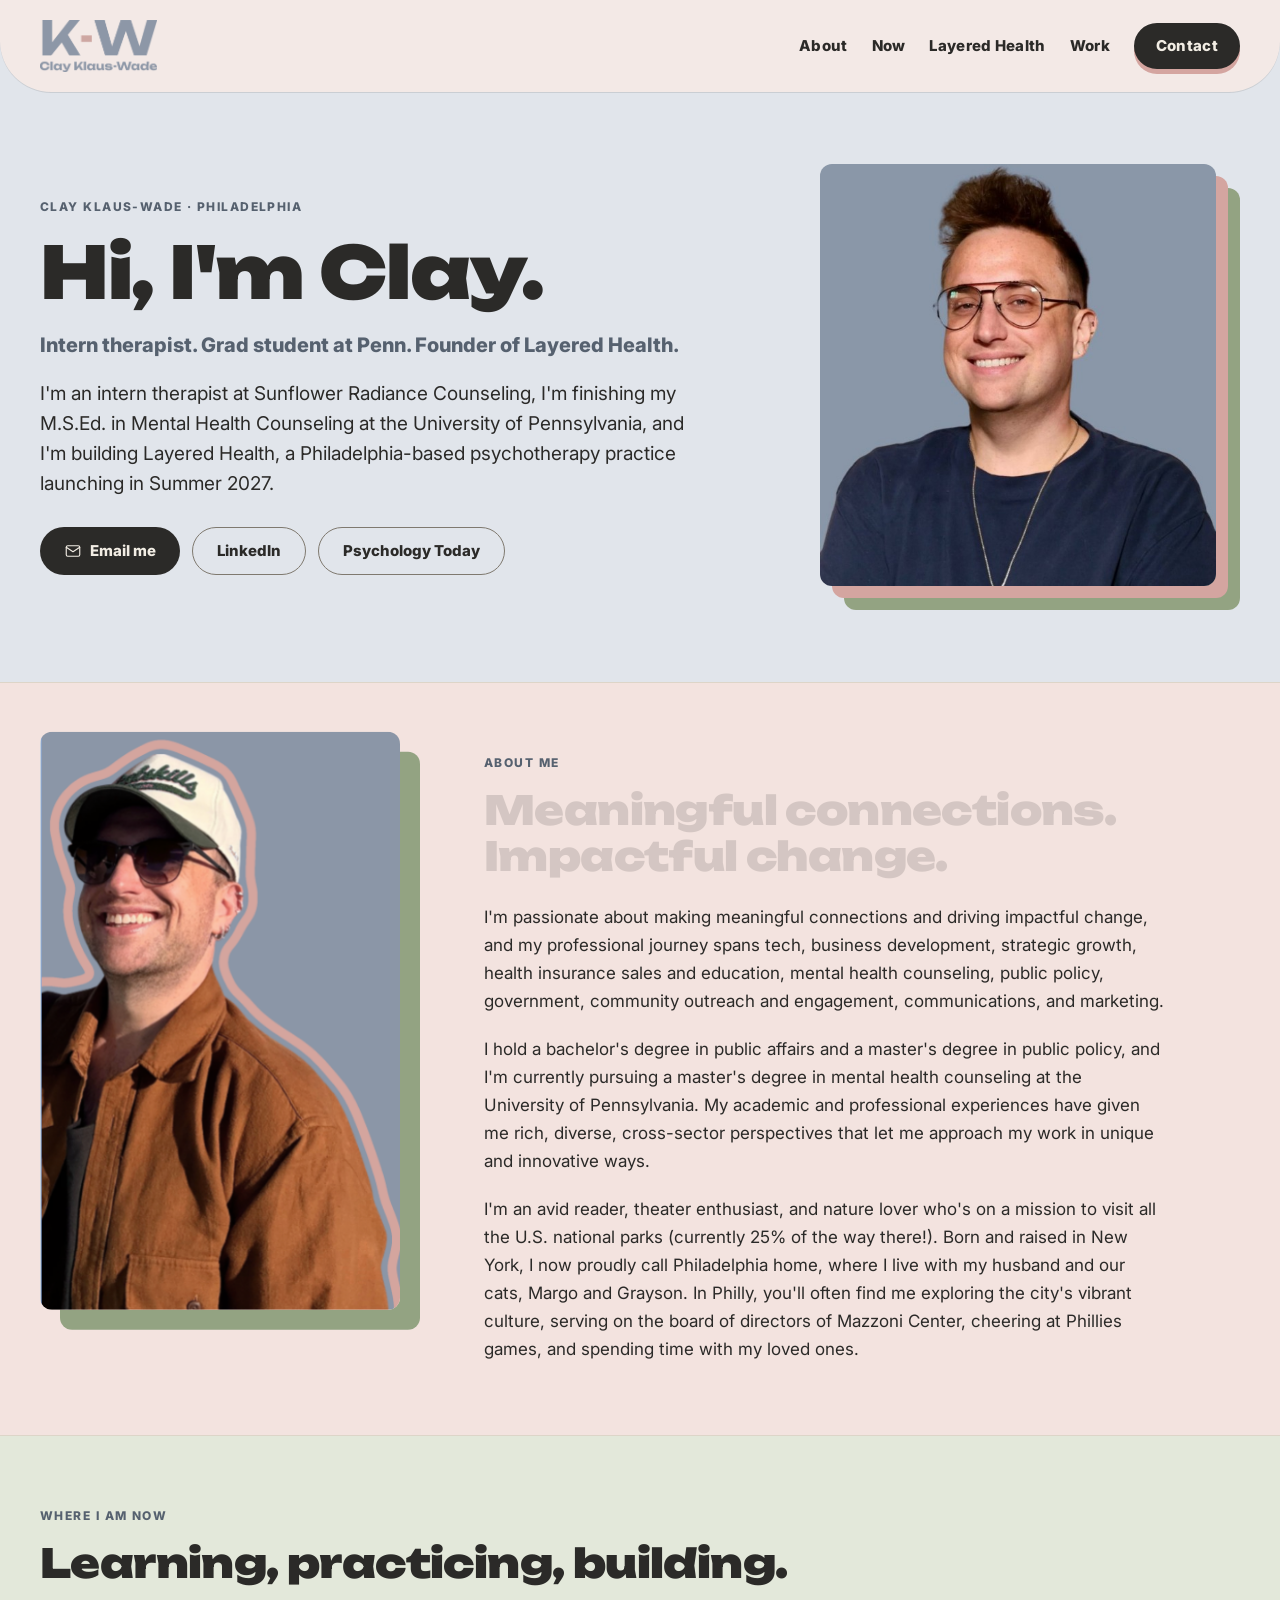
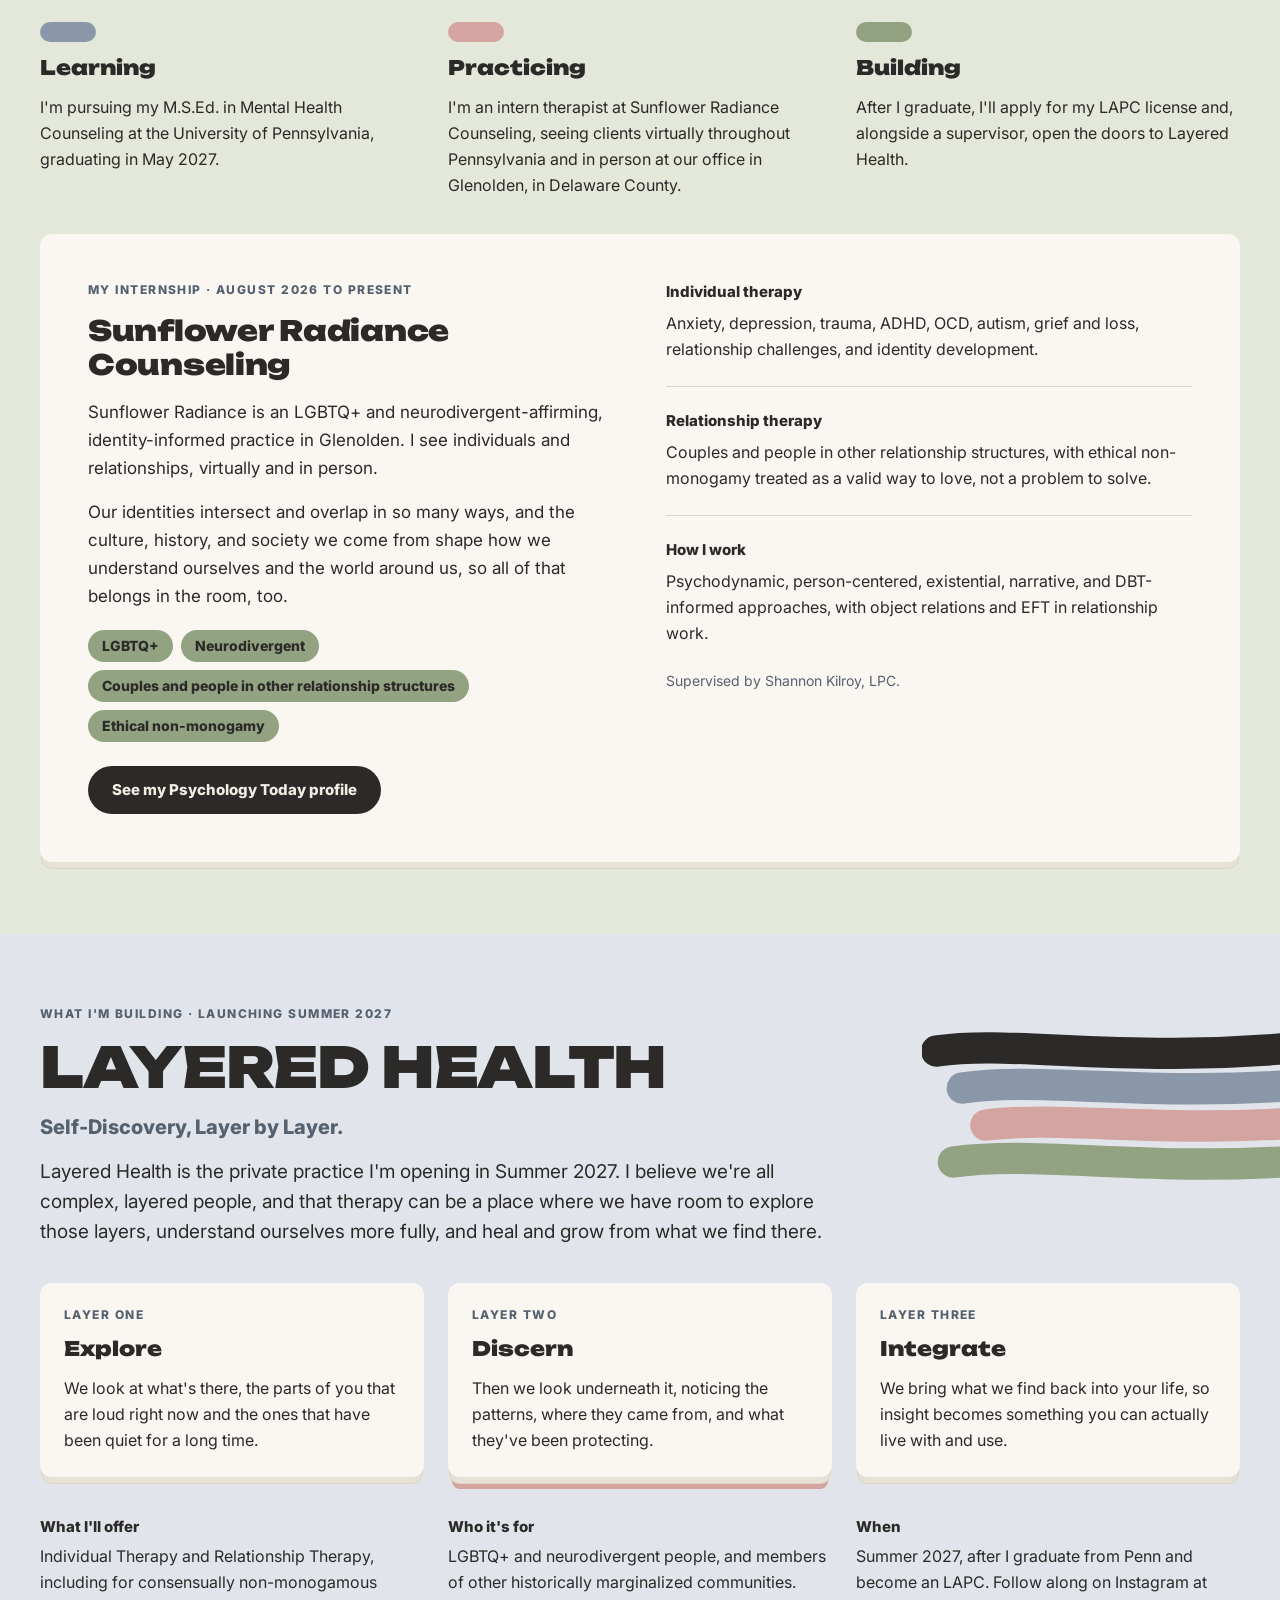
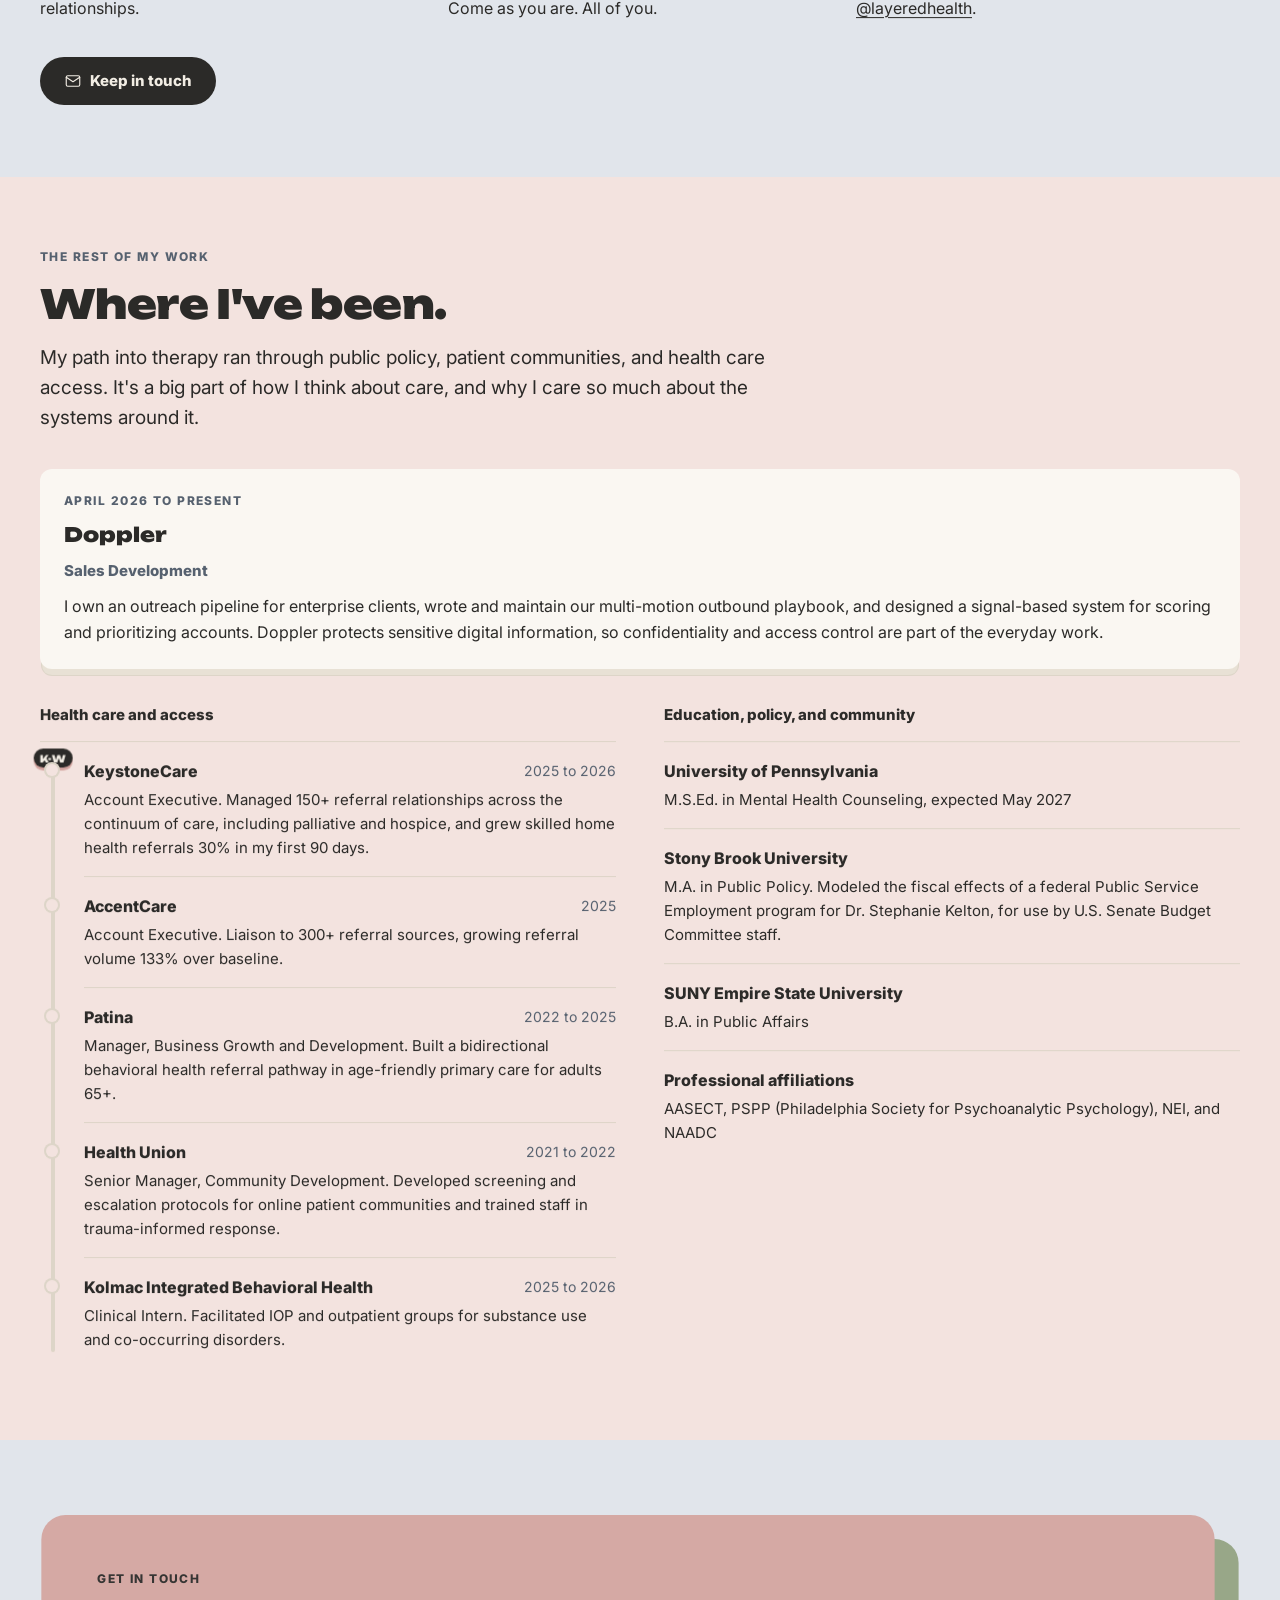
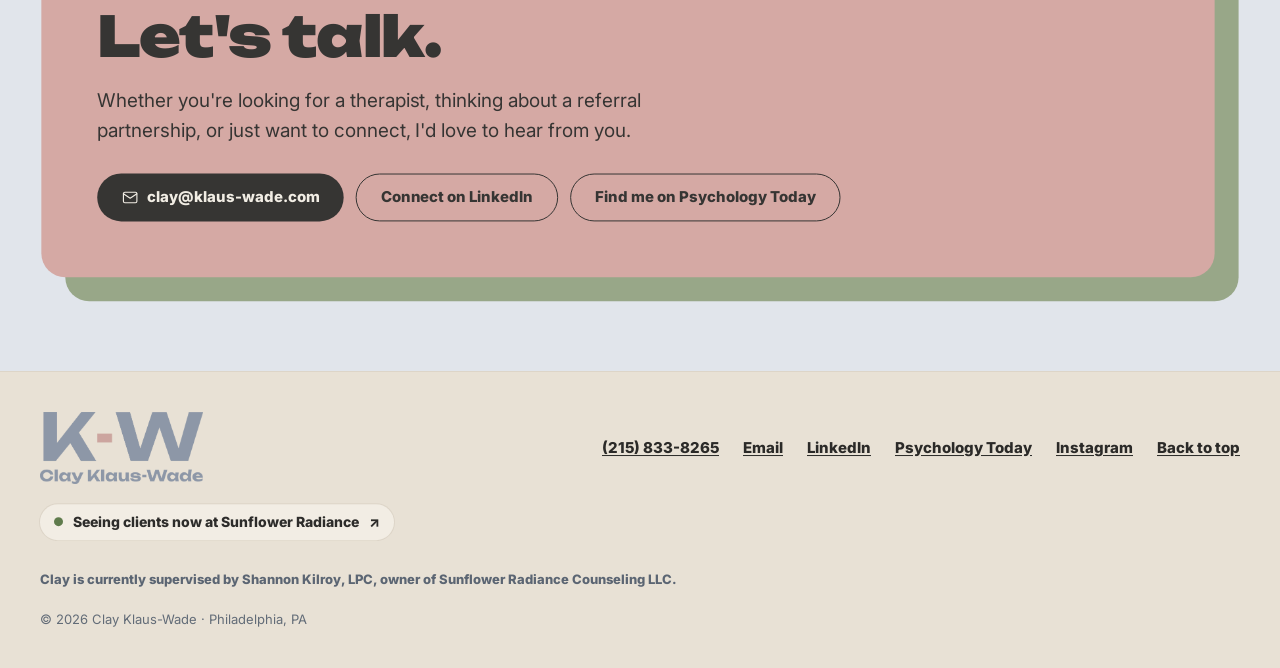
<file: index.html>
<!doctype html>
<html lang="en">
<head>
<meta charset="utf-8">
<meta name="viewport" content="width=device-width, initial-scale=1">
<title>Clay Klaus-Wade</title>
<meta name="description" content="Clay Klaus-Wade is an intern therapist at Sunflower Radiance Counseling, a graduate student at the University of Pennsylvania, and the founder of Layered Health, a Philadelphia-based psychotherapy practice launching in Summer 2027.">
<link rel="icon" href="images/favicon.svg" type="image/svg+xml">
<link rel="preconnect" href="https://fonts.googleapis.com">
<link rel="stylesheet" href="https://fonts.googleapis.com/css2?family=Inter:wght@400;800&amp;family=Unbounded:wght@900&amp;display=swap">
<style>
html{background:#e8e1d5}
body{margin:0;background:#f2ede4}
a{color:#2b2a28}a:hover{color:#56616f}
a:focus-visible{outline:2px solid #2b2a28;outline-offset:2px}
.btn-primary:hover{background:#1c1b1a !important}
.btn-outline:hover{background:#e8e1d5 !important}
.card-lift{transition:box-shadow 150ms ease-out}
.card-lift:hover{box-shadow:0 8px 0 -2px #e8e1d5, 0 8px 0 -1px #ddd5c8, 0 16px 0 -4px #d4a5a0 !important}
@media (prefers-reduced-motion: reduce){.card-lift{transition:none}}
html{scroll-behavior:smooth}
@media (prefers-reduced-motion: reduce){html{scroll-behavior:auto}}
@media (max-width:520px){.hide-sm{display:none}}
@media (max-width:640px){.logo-footer{height:48px !important}.about-photo{display:none}.hide-mobile{display:none !important}.hero-photo{max-width:340px}
.hero{flex-direction:column;flex-wrap:nowrap !important;align-items:stretch !important;gap:20px !important}
.hero .intro{display:contents !important}
.hero .intro > *:nth-child(1){order:1}
.hero .intro > *:nth-child(2){order:2}
.hero .hero-photo{order:3;flex:none !important;width:100%;align-self:flex-start;margin:8px 0 12px}
.hero .intro > *:nth-child(n+3){order:4}}
.lh-stack{position:absolute;top:clamp(56px,7vw,88px);right:0;width:clamp(300px,28vw,440px);overflow:hidden}
@media (max-width:1180px){.lh-stack{position:relative;top:auto;width:min(440px,78%);margin:clamp(40px,6vw,64px) 0 -24px auto}}
/* Header, borrowed from layered.health: a sticky vanilla sheet with rounded bottom corners, pill buttons that press into a colored edge */
.kw-header{position:sticky;top:0;z-index:20;background:#f3e9e6;border-radius:0 0 clamp(28px,4vw,56px) clamp(28px,4vw,56px);box-shadow:0 1px 0 rgba(43,42,40,.12)}
.kw-header-inner{max-width:1200px;margin:0 auto;padding:20px clamp(16px,4vw,32px);display:flex;align-items:center;justify-content:space-between;gap:24px;transition:padding .25s ease}
.kw-header.is-scrolled .kw-header-inner{padding-top:12px;padding-bottom:12px}
.kw-header{transition:box-shadow .25s ease}
.kw-header.is-scrolled{box-shadow:0 1px 0 rgba(43,42,40,.12),0 10px 24px -8px rgba(43,42,40,.22)}
/* the first section runs up behind the header so its rounded corners show that color, not the page */
.kw-under-header{margin-top:calc(-1 * clamp(28px,4vw,56px));padding-top:clamp(28px,4vw,56px)}
.kw-lockup{display:inline-flex;align-items:center;line-height:0;text-decoration:none;flex-shrink:0}
.kw-lockup img{display:block;height:52px;width:auto}
.kw-nav{display:flex;align-items:center;gap:24px}
.kw-btn{position:relative;white-space:nowrap;display:inline-flex;align-items:center;padding:11px 20px;border:2px solid #2b2a28;border-radius:999px;background:#2b2a28;color:#f2ede4 !important;font-size:15px;line-height:20px;font-weight:800;letter-spacing:.02em;text-decoration:none;box-shadow:0 5px 0 0 #d4a5a0;transition:transform .18s ease,box-shadow .18s ease}
.kw-btn-slate{box-shadow:0 5px 0 0 #8a97a8}
.kw-btn-sage{box-shadow:0 5px 0 0 #93a382}
.kw-btn:hover,.kw-btn:focus-visible{background:#1f1e1c;transform:translateY(5px);box-shadow:0 0 0 0 transparent}
.kw-btn:active{transform:translateY(5px);box-shadow:none}
@media (max-width:720px){.kw-header-inner{padding-top:16px;padding-bottom:16px;column-gap:14px}.kw-lockup{flex:0 0 104px;width:104px}.kw-lockup img{width:100%;height:auto}.kw-nav{gap:8px}.kw-btn{padding:9px 12px;font-size:13px;box-shadow:0 4px 0 0 #d4a5a0}.kw-btn-slate{box-shadow:0 4px 0 0 #8a97a8}.kw-btn-sage{box-shadow:0 4px 0 0 #93a382}}
@media (max-width:420px){.kw-header-inner{column-gap:10px}.kw-lockup{flex-basis:84px;width:84px}.kw-nav{gap:6px}.kw-btn{padding:8px 10px;font-size:12px;letter-spacing:0}}
@media (max-width:350px){.kw-header-inner{column-gap:8px}.kw-lockup{flex-basis:68px;width:68px}.kw-nav{gap:5px}.kw-btn{padding:7px 8px;font-size:11px}}
@media (prefers-reduced-motion: reduce){.kw-header,.kw-header-inner,.kw-btn{transition:none}}
/* Header jump links (plain), Contact stays the one pill button */
.kw-link{font-size:15px;line-height:20px;font-weight:800;letter-spacing:.02em;color:#2b2a28;text-decoration:none;padding:6px 0;background-image:linear-gradient(currentColor,currentColor);background-size:0% 2px;background-repeat:no-repeat;background-position:0 100%;transition:background-size .2s ease}
.kw-link:hover,.kw-link:focus-visible{color:#2b2a28;background-size:100% 2px}
@media (max-width:900px){.kw-link-wide{display:none}}
@media (max-width:720px){.kw-link{display:none}}
@media (prefers-reduced-motion: reduce){.kw-link{transition:none}}
section[id]{scroll-margin-top:60px}
/* Where I've been: career as a track. The rail fills and the K-W marker rides down it as you scroll */
.kw-track{position:relative;padding-left:44px}
.kw-rail{position:absolute;left:11px;top:16px;bottom:16px;width:4px;border-radius:4px;background:#ddd5c8}
.kw-rail-fill{position:absolute;left:0;right:0;top:0;height:0;border-radius:4px;background:linear-gradient(#8a97a8,#d4a5a0 55%,#93a382)}
.kw-rail-mark{position:absolute;left:50%;top:0;transform:translate(-50%,-50%);padding:3px 6px 2px;border-radius:999px;background:#2b2a28;color:#f2ede4;font:900 10px/14px Unbounded,Inter,system-ui,sans-serif;letter-spacing:.02em;white-space:nowrap;box-shadow:0 3px 0 0 #d4a5a0;will-change:transform}
.kw-stops{list-style:none;margin:0;padding:0}
.kw-stop{position:relative;display:flex;flex-direction:column;gap:4px;padding:16px 0;border-bottom:1px solid #ddd5c8}
.kw-stop:last-child{border-bottom:0}
.kw-stop::before{content:"";position:absolute;left:-38px;top:22px;width:12px;height:12px;border-radius:50%;background:#f3e3df;box-shadow:0 0 0 2px #ddd5c8;transition:background .3s ease,box-shadow .3s ease}
.kw-stop.is-passed::before{background:#2b2a28;box-shadow:0 0 0 2px #2b2a28}
@media (prefers-reduced-motion: reduce){.kw-stop::before{transition:none}}
/* Footer status badge, like Railway's system-status pill */
.kw-status{align-self:flex-start;display:inline-flex;align-items:center;gap:10px;padding:8px 14px;border-radius:999px;background:#f2ede4;box-shadow:0 0 0 1px #ddd5c8;color:#2b2a28;font-size:14px;line-height:20px;font-weight:800;text-decoration:none}
.kw-status:hover,.kw-status:focus-visible{color:#2b2a28;box-shadow:0 0 0 1px #93a382}
.kw-status-dot{position:relative;width:9px;height:9px;border-radius:50%;background:#5e7a4a}
.kw-status-dot::after{content:"";position:absolute;inset:-4px;border-radius:50%;border:2px solid #93a382;opacity:0;animation:kw-ping 2.4s ease-out infinite}
@keyframes kw-ping{0%{transform:scale(.6);opacity:.9}80%,100%{transform:scale(1.5);opacity:0}}
@media (prefers-reduced-motion: reduce){.kw-status-dot::after{animation:none}}
.kw-sr{position:absolute;width:1px;height:1px;overflow:hidden;clip:rect(0 0 0 0);white-space:nowrap}
</style>
<link rel="stylesheet" href="css/motion.css?v=2">
<script>(function(d){if(!window.matchMedia||matchMedia("(prefers-reduced-motion: reduce)").matches)return;d.classList.add("kw-motion");setTimeout(function(){if(!window.__kwMotionReady)d.classList.remove("kw-motion")},3000)})(document.documentElement);</script>
</head>
<body>
<div style="width: 100%; min-height: 100vh; display: flex; flex-direction: column; background: #f2ede4; color: #2b2a28; font-family: Inter, system-ui, -apple-system, 'Segoe UI', sans-serif; font-size: 16px; line-height: 26px; overflow-x: clip">
<div style="flex: 0 0 auto">

<!-- Header -->
<header class="kw-header">
<div class="kw-header-inner">
<a class="kw-lockup" href="#top" aria-label="Clay Klaus-Wade, back to top"><img src="images/kw-lockup.png" alt="K-W Clay Klaus-Wade"></a>
<nav class="kw-nav" aria-label="Main">
<a class="kw-link" href="#about">About</a>
<a class="kw-link" href="#now">Now</a>
<a class="kw-link" href="#layered-health">Layered Health</a>
<a class="kw-link kw-link-wide" href="#background">Work</a>
<a class="kw-btn" href="mailto:clay@klaus-wade.com">Contact</a>
</nav>
</div>
</header>

<!-- Hero -->
<div class="kw-under-header" style="background: #e1e5eb">
<section id="top" class="hero" style="max-width: 1200px; margin: 0 auto; padding: clamp(48px, 6vw, 72px) clamp(16px, 4vw, 32px); display: flex; flex-wrap: wrap; align-items: center; gap: clamp(40px, 5vw, 72px)">
<div class="intro" style="flex: 1 1 420px; min-width: 0; display: flex; flex-direction: column; gap: 20px">
<div style="font-size: 12px; line-height: 16px; font-weight: 800; letter-spacing: 0.12em; text-transform: uppercase; color: #56616f">Clay Klaus-Wade · Philadelphia</div>
<h1 style="margin: 0; font-family: Unbounded, Inter, system-ui, sans-serif; font-weight: 900; font-size: clamp(40px, 6vw, 72px); line-height: 1.05; letter-spacing: -0.02em">Hi, I'm Clay.</h1>
<p style="margin: 0; font-size: 20px; line-height: 28px; font-weight: 800; color: #56616f">Intern therapist. Grad student at Penn. Founder of Layered Health.</p>
<p style="margin: 0; font-size: 19px; line-height: 30px; max-width: 34em">I'm an intern therapist at Sunflower Radiance Counseling, I'm finishing my M.S.Ed. in Mental Health Counseling at the University of Pennsylvania, and I'm building Layered Health, a Philadelphia-based psychotherapy practice launching in Summer 2027.</p>
<div style="display: flex; flex-wrap: wrap; gap: 12px; padding-top: 8px">
<a class="btn-primary" href="mailto:clay@klaus-wade.com" style="display: inline-flex; align-items: center; gap: 8px; min-height: 48px; box-sizing: border-box; padding: 12px 24px; border-radius: 999px; background: #2b2a28; color: #f2ede4; font-size: 15px; line-height: 20px; font-weight: 800; text-decoration: none">
<svg width="18" height="18" viewBox="0 0 24 24" fill="none" stroke="currentColor" stroke-width="1.5" stroke-linecap="round" stroke-linejoin="round" aria-hidden="true"><rect x="3" y="5" width="18" height="14" rx="2"></rect><path d="m3 7 9 6 9-6"></path></svg>
Email me</a>
<a class="btn-outline" href="https://www.linkedin.com/in/clayklaus-wade/" target="_blank" rel="noopener" style="display: inline-flex; align-items: center; min-height: 48px; box-sizing: border-box; padding: 12px 24px; border-radius: 999px; border: 1.5px solid #7f796f; color: #2b2a28; font-size: 15px; line-height: 20px; font-weight: 800; text-decoration: none">LinkedIn</a>
<a class="btn-outline" href="https://www.psychologytoday.com/profile/1806016" target="_blank" rel="noopener" style="display: inline-flex; align-items: center; min-height: 48px; box-sizing: border-box; padding: 12px 24px; border-radius: 999px; border: 1.5px solid #7f796f; color: #2b2a28; font-size: 15px; line-height: 20px; font-weight: 800; text-decoration: none">Psychology Today</a>
</div>
</div>
<div class="intro-photo hero-photo" style="flex: 0 1 420px; min-width: 260px; padding: 0 24px 24px 0; box-sizing: border-box">
<img class="parallax" src="images/clay-headshot.jpg" alt="Clay Klaus-Wade, smiling, in glasses and a navy t-shirt" style="display: block; width: 100%; aspect-ratio: 580 / 618; object-fit: cover; border-radius: 12px; box-shadow: 12px 12px 0 0 #d4a5a0, 24px 24px 0 0 #93a382">
</div>
</section>
</div>

<!-- About -->
<section id="about" style="background: #f3e3df; border-top: 1px solid #ddd5c8; border-bottom: 1px solid #ddd5c8">
<div style="max-width: 1200px; margin: 0 auto; padding: clamp(48px, 6vw, 72px) clamp(16px, 4vw, 32px); display: flex; flex-wrap: wrap; align-items: center; gap: clamp(40px, 5vw, 72px)">
<div class="about-photo" style="flex: 0 1 380px; min-width: 240px; padding: 0 20px 20px 0; box-sizing: border-box">
<img class="parallax" data-parallax="6" src="images/clay-catskills.png" alt="Clay outdoors in a Catskills cap, sunglasses and a brown jacket, smiling" style="display: block; width: 100%; aspect-ratio: 403 / 648; object-fit: cover; border-radius: 12px; box-shadow: 20px 20px 0 0 #93a382">
</div>
<div data-reveal style="flex: 1 1 420px; min-width: 0; display: flex; flex-direction: column; gap: 20px; font-size: 17px; line-height: 28px; max-width: 40em">
<div style="display: flex; flex-direction: column; gap: 16px; padding-bottom: 4px">
<div style="font-size: 12px; line-height: 16px; font-weight: 800; letter-spacing: 0.12em; text-transform: uppercase; color: #56616f">About me</div>
<h2 style="margin: 0; font-family: Unbounded, Inter, system-ui, sans-serif; font-weight: 900; font-size: clamp(28px, 3.4vw, 40px); line-height: 1.15; letter-spacing: -0.015em" data-words-scrub>Meaningful connections. Impactful change.</h2>
</div>
<p style="margin: 0">I'm passionate about making meaningful connections and driving impactful change, and my professional journey spans tech, business development, strategic growth, health insurance sales and education, mental health counseling, public policy, government, community outreach and engagement, communications, and marketing.</p>
<p style="margin: 0">I hold a bachelor's degree in public affairs and a master's degree in public policy, and I'm currently pursuing a master's degree in mental health counseling at the University of Pennsylvania. My academic and professional experiences have given me rich, diverse, cross-sector perspectives that let me approach my work in unique and innovative ways.</p>
<p style="margin: 0">I'm an avid reader, theater enthusiast, and nature lover who's on a mission to visit all the U.S. national parks (currently 25% of the way there!). Born and raised in New York, I now proudly call Philadelphia home, where I live with my husband and our cats, Margo and Grayson. In Philly, you'll often find me exploring the city's vibrant culture, serving on the board of directors of Mazzoni Center, cheering at Phillies games, and spending time with my loved ones.</p>
</div>
</div>
</section>

<!-- Now: internship -->
<div style="background: #e3e8da">
<section id="now" style="max-width: 1200px; margin: 0 auto; padding: clamp(48px, 6vw, 72px) clamp(16px, 4vw, 32px); display: flex; flex-direction: column; gap: 36px">
<div class="reveal" style="display: flex; flex-direction: column; gap: 16px; max-width: 760px">
<div style="font-size: 12px; line-height: 16px; font-weight: 800; letter-spacing: 0.12em; text-transform: uppercase; color: #56616f">Where I am now</div>
<h2 style="margin: 0; font-family: Unbounded, Inter, system-ui, sans-serif; font-weight: 900; font-size: clamp(28px, 3.4vw, 40px); line-height: 1.15; letter-spacing: -0.015em">Learning, practicing, building.</h2>
</div>

<div class="reveal" style="display: grid; grid-template-columns: repeat(auto-fit, minmax(min(100%, 300px), 1fr)); gap: 24px">
<div style="display: flex; flex-direction: column; gap: 12px">
<div style="width: 56px; height: 20px; border-radius: 999px; background: #8a97a8"></div>
<h3 style="margin: 0; font-family: Unbounded, Inter, system-ui, sans-serif; font-weight: 900; font-size: 20px; line-height: 28px">Learning</h3>
<p style="margin: 0">I'm pursuing my M.S.Ed. in Mental Health Counseling at the University of Pennsylvania, graduating in May 2027.</p>
</div>
<div style="display: flex; flex-direction: column; gap: 12px">
<div style="width: 56px; height: 20px; border-radius: 999px; background: #d4a5a0"></div>
<h3 style="margin: 0; font-family: Unbounded, Inter, system-ui, sans-serif; font-weight: 900; font-size: 20px; line-height: 28px">Practicing</h3>
<p style="margin: 0">I'm an intern therapist at Sunflower Radiance Counseling, seeing clients virtually throughout Pennsylvania and in person at our office in Glenolden, in Delaware County.</p>
</div>
<div style="display: flex; flex-direction: column; gap: 12px">
<div style="width: 56px; height: 20px; border-radius: 999px; background: #93a382"></div>
<h3 style="margin: 0; font-family: Unbounded, Inter, system-ui, sans-serif; font-weight: 900; font-size: 20px; line-height: 28px">Building</h3>
<p style="margin: 0">After I graduate, I'll apply for my LAPC license and, alongside a supervisor, open the doors to Layered Health.</p>
</div>
</div>

<!-- Internship feature card -->
<article class="card-lift reveal" style="background: #faf7f2; border-radius: 12px; box-shadow: 0 8px 0 -2px #e8e1d5, 0 8px 0 -1px #ddd5c8; padding: clamp(24px, 4vw, 48px); display: grid; grid-template-columns: repeat(auto-fit, minmax(min(100%, 320px), 1fr)); gap: clamp(32px, 4vw, 64px)">
<div style="display: flex; flex-direction: column; gap: 16px">
<div style="font-size: 12px; line-height: 16px; font-weight: 800; letter-spacing: 0.12em; text-transform: uppercase; color: #56616f">My internship · August 2026 to present</div>
<h3 style="margin: 0; font-family: Unbounded, Inter, system-ui, sans-serif; font-weight: 900; font-size: 28px; line-height: 34px; letter-spacing: -0.01em">Sunflower Radiance Counseling</h3>
<p style="margin: 0; font-size: 17px; line-height: 28px">Sunflower Radiance is an LGBTQ+ and neurodivergent-affirming, identity-informed practice in Glenolden. I see individuals and relationships, virtually and in person.</p>
<p style="margin: 0; font-size: 17px; line-height: 28px">Our identities intersect and overlap in so many ways, and the culture, history, and society we come from shape how we understand ourselves and the world around us, so all of that belongs in the room, too.</p>
<div style="display: flex; flex-wrap: wrap; gap: 8px; padding-top: 4px">
<span style="padding: 6px 14px; border-radius: 999px; background: #93a382; color: #2b2a28; font-size: 14px; line-height: 20px; font-weight: 800">LGBTQ+</span>
<span style="padding: 6px 14px; border-radius: 999px; background: #93a382; color: #2b2a28; font-size: 14px; line-height: 20px; font-weight: 800">Neurodivergent</span>
<span style="padding: 6px 14px; border-radius: 999px; background: #93a382; color: #2b2a28; font-size: 14px; line-height: 20px; font-weight: 800">Couples and people in other relationship structures</span>
<span style="padding: 6px 14px; border-radius: 999px; background: #93a382; color: #2b2a28; font-size: 14px; line-height: 20px; font-weight: 800">Ethical non-monogamy</span>
</div>
<div style="padding-top: 8px">
<a class="btn-primary" href="https://www.psychologytoday.com/profile/1806016" target="_blank" rel="noopener" style="display: inline-flex; align-items: center; min-height: 48px; box-sizing: border-box; padding: 12px 24px; border-radius: 999px; background: #2b2a28; color: #f2ede4; font-size: 15px; line-height: 20px; font-weight: 800; text-decoration: none">See my Psychology Today profile</a>
</div>
</div>
<div style="display: flex; flex-direction: column; gap: 24px">
<div style="display: flex; flex-direction: column; gap: 8px; padding-bottom: 24px; border-bottom: 1px solid #ddd5c8">
<div style="font-size: 15px; line-height: 20px; font-weight: 800">Individual therapy</div>
<p style="margin: 0; color: #2b2a28">Anxiety, depression, trauma, ADHD, OCD, autism, grief and loss, relationship challenges, and identity development.</p>
</div>
<div style="display: flex; flex-direction: column; gap: 8px; padding-bottom: 24px; border-bottom: 1px solid #ddd5c8">
<div style="font-size: 15px; line-height: 20px; font-weight: 800">Relationship therapy</div>
<p style="margin: 0">Couples and people in other relationship structures, with ethical non-monogamy treated as a valid way to love, not a problem to solve.</p>
</div>
<div style="display: flex; flex-direction: column; gap: 8px">
<div style="font-size: 15px; line-height: 20px; font-weight: 800">How I work</div>
<p style="margin: 0">Psychodynamic, person-centered, existential, narrative, and DBT-informed approaches, with object relations and EFT in relationship work.</p>
</div>
<p style="margin: 0; font-size: 14px; line-height: 22px; color: #56616f">Supervised by Shannon Kilroy, LPC.</p>
</div>
</article>
</section>
</div>

<!-- Layered Health -->


<!-- Background -->
<section id="layered-health" style="background: #e1e5eb; position: relative; overflow: hidden">
<div class="lh-stack" aria-hidden="true">
<svg class="parallax-mark" viewBox="0 0 640 300" style="display: block; width: 100%; height: auto; overflow: visible">
<path d="M58 52 C 200 30, 400 80, 760 40" fill="none" stroke="#2b2a28" stroke-width="56" stroke-linecap="round"></path>
<path d="M104 118 C 250 96, 440 138, 760 108" fill="none" stroke="#8a97a8" stroke-width="56" stroke-linecap="round"></path>
<path d="M146 184 C 290 166, 460 202, 760 176" fill="none" stroke="#d4a5a0" stroke-width="56" stroke-linecap="round"></path>
<path d="M88 250 C 250 228, 440 272, 760 244" fill="none" stroke="#93a382" stroke-width="56" stroke-linecap="round"></path>
</svg>
</div>
<div style="position: relative; max-width: 1200px; margin: 0 auto; padding: clamp(48px, 6vw, 72px) clamp(16px, 4vw, 32px); display: flex; flex-direction: column; gap: 36px">
<div class="reveal" style="display: flex; flex-direction: column; gap: 16px; max-width: 810px">
<div style="font-size: 12px; line-height: 16px; font-weight: 800; letter-spacing: 0.12em; text-transform: uppercase; color: #56616f">What I'm building · Launching Summer 2027</div>
<h2 style="margin: 0; font-family: Unbounded, Inter, system-ui, sans-serif; font-weight: 900; font-size: clamp(32px, 4.4vw, 56px); line-height: 1.05; letter-spacing: -0.02em">LAYERED HEALTH</h2>
<p style="margin: 0; font-size: 20px; line-height: 28px; font-weight: 800; color: #56616f">Self-Discovery, Layer by Layer.</p>
<p style="margin: 0; font-size: 19px; line-height: 30px; width: 100%; max-width: 810px">Layered Health is the private practice I'm opening in Summer 2027. I believe we're all complex, layered people, and that therapy can be a place where we have room to explore those layers, understand ourselves more fully, and heal and grow from what we find there.</p>
</div>

<div class="reveal" style="display: grid; grid-template-columns: repeat(auto-fit, minmax(min(100%, 280px), 1fr)); gap: 24px">
<div class="card-lift" style="background: #faf7f2; border-radius: 12px; padding: 24px; box-shadow: 0 8px 0 -2px #e8e1d5, 0 8px 0 -1px #ddd5c8; display: flex; flex-direction: column; gap: 12px">
<div style="font-size: 12px; line-height: 16px; font-weight: 800; letter-spacing: 0.12em; text-transform: uppercase; color: #56616f">Layer one</div>
<h3 style="margin: 0; font-family: Unbounded, Inter, system-ui, sans-serif; font-weight: 900; font-size: 20px; line-height: 28px">Explore</h3>
<p style="margin: 0">We look at what's there, the parts of you that are loud right now and the ones that have been quiet for a long time.</p>
</div>
<div class="card-lift" style="background: #faf7f2; border-radius: 12px; padding: 24px; margin-left: 0; box-shadow: 0 8px 0 -2px #e8e1d5, 0 8px 0 -1px #ddd5c8, 0 16px 0 -4px #d4a5a0; display: flex; flex-direction: column; gap: 12px">
<div style="font-size: 12px; line-height: 16px; font-weight: 800; letter-spacing: 0.12em; text-transform: uppercase; color: #56616f">Layer two</div>
<h3 style="margin: 0; font-family: Unbounded, Inter, system-ui, sans-serif; font-weight: 900; font-size: 20px; line-height: 28px">Discern</h3>
<p style="margin: 0">Then we look underneath it, noticing the patterns, where they came from, and what they've been protecting.</p>
</div>
<div class="card-lift" style="background: #faf7f2; border-radius: 12px; padding: 24px; box-shadow: 0 8px 0 -2px #e8e1d5, 0 8px 0 -1px #ddd5c8; display: flex; flex-direction: column; gap: 12px">
<div style="font-size: 12px; line-height: 16px; font-weight: 800; letter-spacing: 0.12em; text-transform: uppercase; color: #56616f">Layer three</div>
<h3 style="margin: 0; font-family: Unbounded, Inter, system-ui, sans-serif; font-weight: 900; font-size: 20px; line-height: 28px">Integrate</h3>
<p style="margin: 0">We bring what we find back into your life, so insight becomes something you can actually live with and use.</p>
</div>
</div>

<div class="reveal" style="display: grid; grid-template-columns: repeat(auto-fit, minmax(min(100%, 260px), 1fr)); gap: 24px; padding-top: 4px">
<div style="display: flex; flex-direction: column; gap: 6px">
<div style="font-size: 15px; line-height: 20px; font-weight: 800">What I'll offer</div>
<p style="margin: 0">Individual Therapy and Relationship Therapy, including for consensually non-monogamous relationships.</p>
</div>
<div style="display: flex; flex-direction: column; gap: 6px">
<div style="font-size: 15px; line-height: 20px; font-weight: 800">Who it's for</div>
<p style="margin: 0">LGBTQ+ and neurodivergent people, and members of other historically marginalized communities. Come as you are. All of you.</p>
</div>
<div style="display: flex; flex-direction: column; gap: 6px">
<div style="font-size: 15px; line-height: 20px; font-weight: 800">When</div>
<p style="margin: 0">Summer 2027, after I graduate from Penn and become an LAPC. Follow along on Instagram at <a href="https://www.instagram.com/layeredhealth/" target="_blank" rel="noopener" style="text-decoration: underline">@layeredhealth</a>.</p>
</div>
</div>
<div class="reveal">
<a class="btn-primary" href="mailto:clay@klaus-wade.com" style="display: inline-flex; align-items: center; gap: 8px; min-height: 48px; box-sizing: border-box; padding: 12px 24px; border-radius: 999px; background: #2b2a28; color: #f2ede4; font-size: 15px; line-height: 20px; font-weight: 800; text-decoration: none">
<svg width="18" height="18" viewBox="0 0 24 24" fill="none" stroke="currentColor" stroke-width="1.5" stroke-linecap="round" stroke-linejoin="round" aria-hidden="true"><rect x="3" y="5" width="18" height="14" rx="2"></rect><path d="m3 7 9 6 9-6"></path></svg>
Keep in touch</a>
</div>
</div>
</section><div class="hide-mobile" style="background: #f3e3df">
<section id="background" class="hide-mobile" style="max-width: 1200px; margin: 0 auto; padding: clamp(48px, 6vw, 72px) clamp(16px, 4vw, 32px); display: flex; flex-direction: column; gap: 36px">
<div class="reveal" style="display: flex; flex-direction: column; gap: 16px; max-width: 760px">
<div style="font-size: 12px; line-height: 16px; font-weight: 800; letter-spacing: 0.12em; text-transform: uppercase; color: #56616f">The rest of my work</div>
<h2 style="margin: 0; font-family: Unbounded, Inter, system-ui, sans-serif; font-weight: 900; font-size: clamp(28px, 3.4vw, 40px); line-height: 1.15; letter-spacing: -0.015em">Where I've been.</h2>
<p style="margin: 0; font-size: 19px; line-height: 30px">My path into therapy ran through public policy, patient communities, and health care access. It's a big part of how I think about care, and why I care so much about the systems around it.</p>
</div>

<div style="display: grid; grid-template-columns: repeat(auto-fit, minmax(min(100%, 340px), 1fr)); gap: 24px">
<article class="card-lift reveal" style="background: #faf7f2; border-radius: 12px; padding: 24px; box-shadow: 0 8px 0 -2px #e8e1d5, 0 8px 0 -1px #ddd5c8; display: flex; flex-direction: column; gap: 12px">
<div style="font-size: 12px; line-height: 16px; font-weight: 800; letter-spacing: 0.12em; text-transform: uppercase; color: #56616f">April 2026 to present</div>
<h3 style="margin: 0; font-family: Unbounded, Inter, system-ui, sans-serif; font-weight: 900; font-size: 20px; line-height: 28px">Doppler</h3>
<div style="font-size: 15px; line-height: 20px; font-weight: 800; color: #56616f">Sales Development</div>
<p style="margin: 0">I own an outreach pipeline for enterprise clients, wrote and maintain our multi-motion outbound playbook, and designed a signal-based system for scoring and prioritizing accounts. Doppler protects sensitive digital information, so confidentiality and access control are part of the everyday work.</p>
</article>
</div>

<div class="reveal" style="display: grid; grid-template-columns: repeat(auto-fit, minmax(min(100%, 340px), 1fr)); gap: clamp(28px, 4vw, 48px)">
<div style="display: flex; flex-direction: column">
<div style="font-size: 15px; line-height: 20px; font-weight: 800; padding-bottom: 16px; border-bottom: 1px solid #ddd5c8">Health care and access</div>
<div class="kw-track" data-track>
<div class="kw-rail" aria-hidden="true"><div class="kw-rail-fill"></div><span class="kw-rail-mark">K-W</span></div>
<ol class="kw-stops">
<li class="kw-stop">
<div style="display: flex; justify-content: space-between; gap: 16px; flex-wrap: wrap"><span style="font-weight: 800">KeystoneCare</span><span style="font-size: 14px; color: #56616f">2025 to 2026</span></div>
<p style="margin: 0; font-size: 15px; line-height: 24px">Account Executive. Managed 150+ referral relationships across the continuum of care, including palliative and hospice, and grew skilled home health referrals 30% in my first 90 days.</p>
</li>
<li class="kw-stop">
<div style="display: flex; justify-content: space-between; gap: 16px; flex-wrap: wrap"><span style="font-weight: 800">AccentCare</span><span style="font-size: 14px; color: #56616f">2025</span></div>
<p style="margin: 0; font-size: 15px; line-height: 24px">Account Executive. Liaison to 300+ referral sources, growing referral volume 133% over baseline.</p>
</li>
<li class="kw-stop">
<div style="display: flex; justify-content: space-between; gap: 16px; flex-wrap: wrap"><span style="font-weight: 800">Patina</span><span style="font-size: 14px; color: #56616f">2022 to 2025</span></div>
<p style="margin: 0; font-size: 15px; line-height: 24px">Manager, Business Growth and Development. Built a bidirectional behavioral health referral pathway in age-friendly primary care for adults 65+.</p>
</li>
<li class="kw-stop">
<div style="display: flex; justify-content: space-between; gap: 16px; flex-wrap: wrap"><span style="font-weight: 800">Health Union</span><span style="font-size: 14px; color: #56616f">2021 to 2022</span></div>
<p style="margin: 0; font-size: 15px; line-height: 24px">Senior Manager, Community Development. Developed screening and escalation protocols for online patient communities and trained staff in trauma-informed response.</p>
</li>
<li class="kw-stop">
<div style="display: flex; justify-content: space-between; gap: 16px; flex-wrap: wrap"><span style="font-weight: 800">Kolmac Integrated Behavioral Health</span><span style="font-size: 14px; color: #56616f">2025 to 2026</span></div>
<p style="margin: 0; font-size: 15px; line-height: 24px">Clinical Intern. Facilitated IOP and outpatient groups for substance use and co-occurring disorders.</p>
</li>
</ol>
</div>
</div>
<div style="display: flex; flex-direction: column">
<div style="font-size: 15px; line-height: 20px; font-weight: 800; padding-bottom: 16px; border-bottom: 1px solid #ddd5c8">Education, policy, and community</div>
<div style="display: flex; flex-direction: column; gap: 4px; padding: 16px 0; border-bottom: 1px solid #ddd5c8">
<span style="font-weight: 800">University of Pennsylvania</span>
<p style="margin: 0; font-size: 15px; line-height: 24px">M.S.Ed. in Mental Health Counseling, expected May 2027</p>
</div>
<div style="display: flex; flex-direction: column; gap: 4px; padding: 16px 0; border-bottom: 1px solid #ddd5c8">
<span style="font-weight: 800">Stony Brook University</span>
<p style="margin: 0; font-size: 15px; line-height: 24px">M.A. in Public Policy. Modeled the fiscal effects of a federal Public Service Employment program for Dr. Stephanie Kelton, for use by U.S. Senate Budget Committee staff.</p>
</div>
<div style="display: flex; flex-direction: column; gap: 4px; padding: 16px 0; border-bottom: 1px solid #ddd5c8">
<span style="font-weight: 800">SUNY Empire State University</span>
<p style="margin: 0; font-size: 15px; line-height: 24px">B.A. in Public Affairs</p>
</div>
<div style="display: flex; flex-direction: column; gap: 4px; padding: 16px 0">
<span style="font-weight: 800">Professional affiliations</span>
<p style="margin: 0; font-size: 15px; line-height: 24px">AASECT, PSPP (Philadelphia Society for Psychoanalytic Psychology), NEI, and NAADC</p>
</div>
</div>
</div>
</section>
</div>

<!-- Contact CTA -->
<div class="hide-mobile" style="background: #e1e5eb; padding-top: clamp(48px, 6vw, 72px)">
<section id="contact" class="hide-mobile" style="max-width: 1200px; margin: 0 auto; padding: 0 clamp(16px, 4vw, 32px) clamp(48px, 6vw, 72px)">
<div data-cta style="background: #d4a5a0; color: #2b2a28; border-radius: 24px; padding: clamp(32px, 5vw, 56px); box-shadow: 24px 24px 0 0 #93a382; margin-right: 24px; margin-bottom: 24px; display: flex; flex-direction: column; gap: 20px">
<div style="font-size: 12px; line-height: 16px; font-weight: 800; letter-spacing: 0.12em; text-transform: uppercase; color: #2b2a28">Get in touch</div>
<h2 style="margin: 0; font-family: Unbounded, Inter, system-ui, sans-serif; font-weight: 900; font-size: clamp(32px, 4.4vw, 56px); line-height: 1.05; letter-spacing: -0.02em">Let's talk.</h2>
<p style="margin: 0; font-size: 19px; line-height: 30px; max-width: 34em">Whether you're looking for a therapist, thinking about a referral partnership, or just want to connect, I'd love to hear from you.</p>
<div style="display: flex; flex-wrap: wrap; gap: 12px; padding-top: 8px">
<a class="btn-primary" href="mailto:clay@klaus-wade.com" style="display: inline-flex; align-items: center; gap: 8px; min-height: 48px; box-sizing: border-box; padding: 12px 24px; border-radius: 999px; background: #2b2a28; color: #f2ede4; font-size: 15px; line-height: 20px; font-weight: 800; text-decoration: none">
<svg width="18" height="18" viewBox="0 0 24 24" fill="none" stroke="currentColor" stroke-width="1.5" stroke-linecap="round" stroke-linejoin="round" aria-hidden="true"><rect x="3" y="5" width="18" height="14" rx="2"></rect><path d="m3 7 9 6 9-6"></path></svg>
clay@klaus-wade.com</a>
<a class="btn-outline" href="https://www.linkedin.com/in/clayklaus-wade/" target="_blank" rel="noopener" style="display: inline-flex; align-items: center; min-height: 48px; box-sizing: border-box; padding: 12px 24px; border-radius: 999px; border: 1.5px solid #2b2a28; color: #2b2a28; font-size: 15px; line-height: 20px; font-weight: 800; text-decoration: none">Connect on LinkedIn</a>
<a class="btn-outline" href="https://www.psychologytoday.com/profile/1806016" target="_blank" rel="noopener" style="display: inline-flex; align-items: center; min-height: 48px; box-sizing: border-box; padding: 12px 24px; border-radius: 999px; border: 1.5px solid #2b2a28; color: #2b2a28; font-size: 15px; line-height: 20px; font-weight: 800; text-decoration: none">Find me on Psychology Today</a>
</div>
</div>
</section>
</div>

</div>

<!-- Footer -->
<footer style="flex: 1 0 auto; background: #e8e1d5; border-top: 1px solid #ddd5c8">
<div style="max-width: 1200px; margin: 0 auto; padding: 40px clamp(16px, 4vw, 32px); display: flex; flex-direction: column; gap: 20px">
<div style="display: flex; flex-wrap: wrap; justify-content: space-between; align-items: center; gap: 24px">
<img class="logo-footer" src="images/kw-lockup.png" alt="K-W Clay Klaus-Wade" style="height: 72px; width: auto; display: block">
<nav aria-label="Contact" style="display: flex; flex-wrap: wrap; gap: 24px; font-size: 15px; line-height: 20px; font-weight: 800">
<a href="tel:+12158338265" style="text-decoration: underline; padding: 12px 0">(215) 833-8265</a>
<a href="mailto:clay@klaus-wade.com" style="text-decoration: underline; padding: 12px 0">Email</a>
<a href="https://www.linkedin.com/in/clayklaus-wade/" target="_blank" rel="noopener" style="text-decoration: underline; padding: 12px 0">LinkedIn</a>
<a href="https://www.psychologytoday.com/profile/1806016" target="_blank" rel="noopener" style="text-decoration: underline; padding: 12px 0">Psychology Today</a>
<a href="https://www.instagram.com/layeredhealth/" target="_blank" rel="noopener" style="text-decoration: underline; padding: 12px 0">Instagram</a>
<a href="#top" style="text-decoration: underline; padding: 12px 0">Back to top</a>
</nav>
</div>
<a class="kw-status" href="https://sunflowerradiance.janeapp.com/#/staff_member/15" target="_blank" rel="noopener"><span class="kw-status-dot" aria-hidden="true"></span>Seeing clients now at Sunflower Radiance<span class="kw-status-arrow" aria-hidden="true">↗</span><span class="kw-sr"> (opens in a new tab)</span></a>
<p style="margin: 0; padding-top: 8px; font-size: 13px; line-height: 20px; font-weight: 800; color: #56616f">Clay is currently supervised by Shannon Kilroy, LPC, owner of Sunflower Radiance Counseling LLC.</p>
<p style="margin: 0; font-size: 13px; line-height: 20px; color: #56616f">© 2026 Clay Klaus-Wade · Philadelphia, PA</p>
</div>
</footer>

</div>
<script src="js/vendor/gsap.min.js"></script>
<script src="js/vendor/ScrollTrigger.min.js"></script>
<script src="js/vendor/lenis.min.js"></script>
<script src="js/motion.js?v=2"></script>
<script>(function(){var h=document.querySelector(".kw-header");if(!h)return;var t=false;function u(){h.classList.toggle("is-scrolled",(window.scrollY||window.pageYOffset)>8);t=false}window.addEventListener("scroll",function(){if(!t){t=true;requestAnimationFrame(u)}},{passive:true});u()})();</script>
<script>(function(){var t=document.querySelector("[data-track]");if(!t)return;var fill=t.querySelector(".kw-rail-fill"),mark=t.querySelector(".kw-rail-mark"),rail=t.querySelector(".kw-rail"),stops=[].slice.call(t.querySelectorAll(".kw-stop")),q=false;
function draw(){q=false;var r=rail.getBoundingClientRect();if(!r.height)return;var probe=window.innerHeight*0.55;var p=Math.max(0,Math.min(1,(probe-r.top)/r.height));fill.style.height=(p*100).toFixed(2)+"%";mark.style.transform="translate(-50%,calc(-50% + "+(p*r.height).toFixed(1)+"px))";stops.forEach(function(s){s.classList.toggle("is-passed",s.getBoundingClientRect().top+22<=probe)})}
function ask(){if(!q){q=true;requestAnimationFrame(draw)}}window.addEventListener("scroll",ask,{passive:true});window.addEventListener("resize",ask);draw()})();</script>
</body>
</html>
</file>
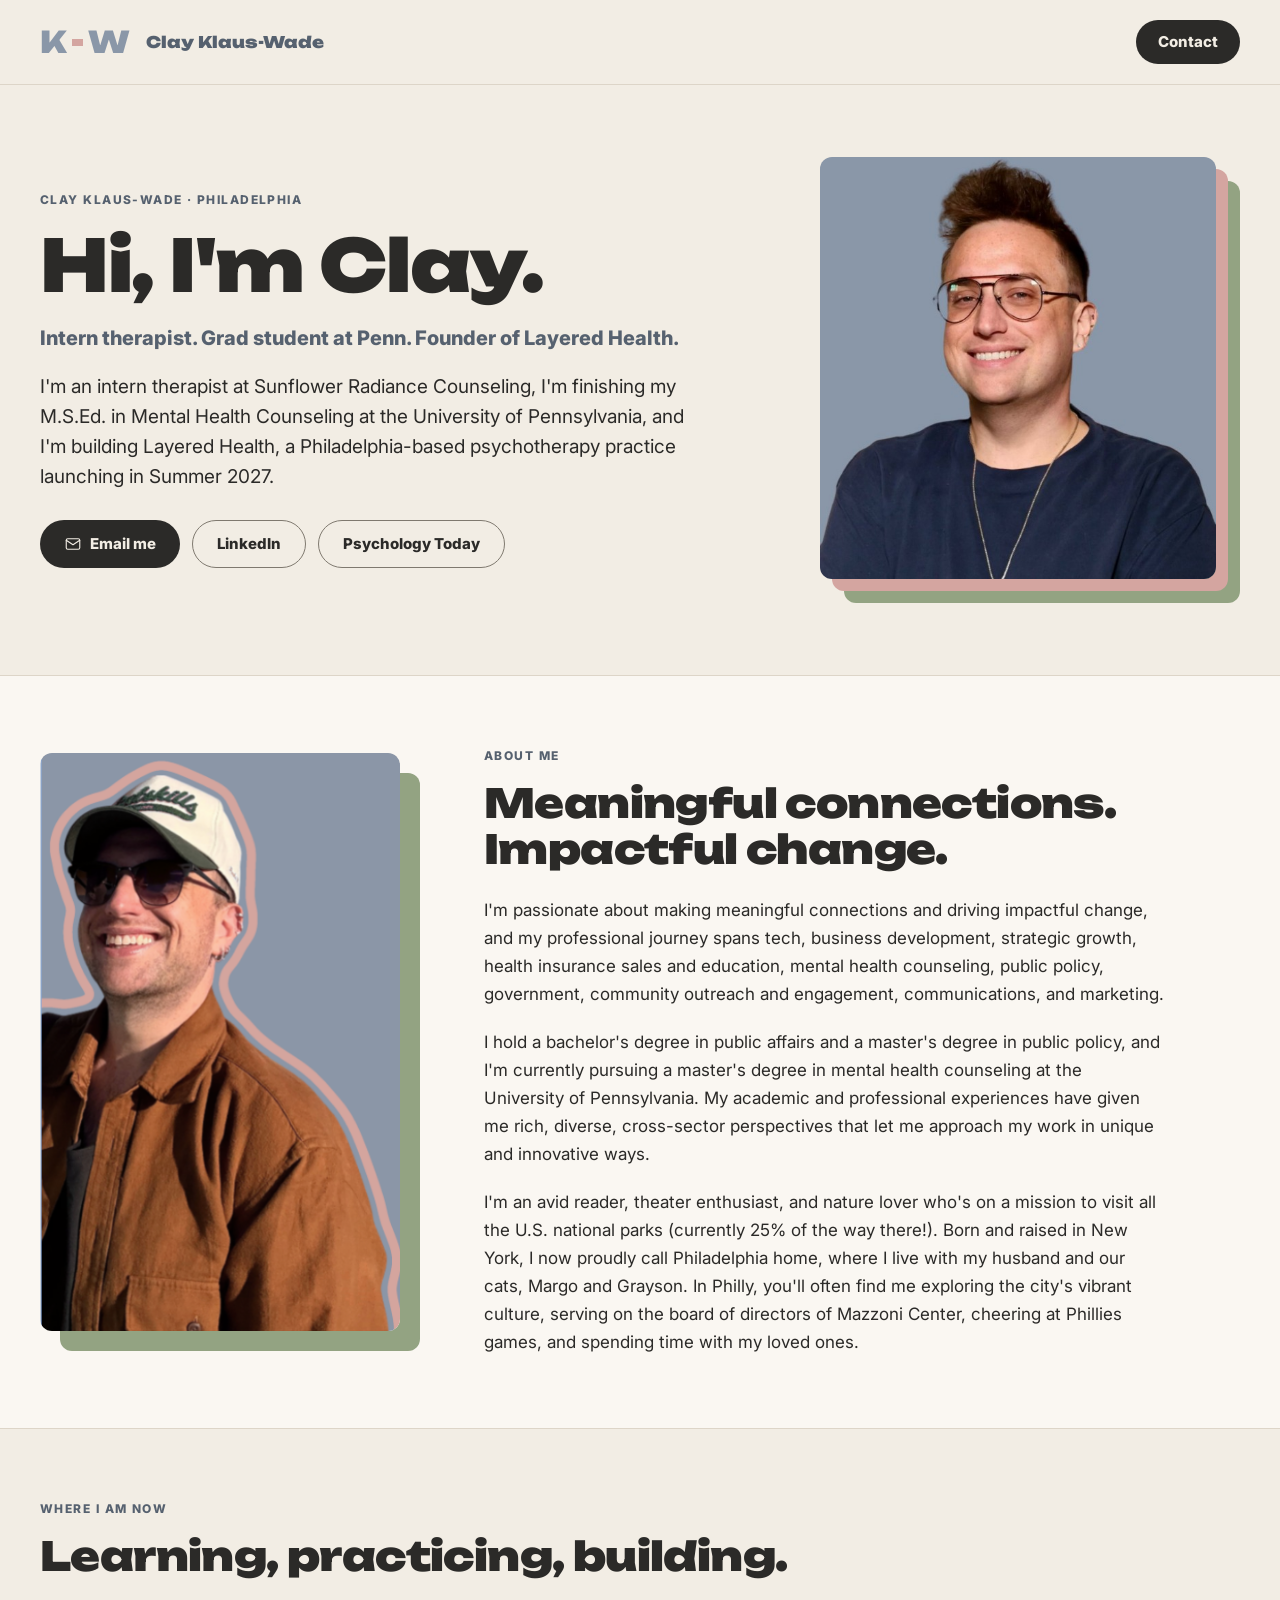
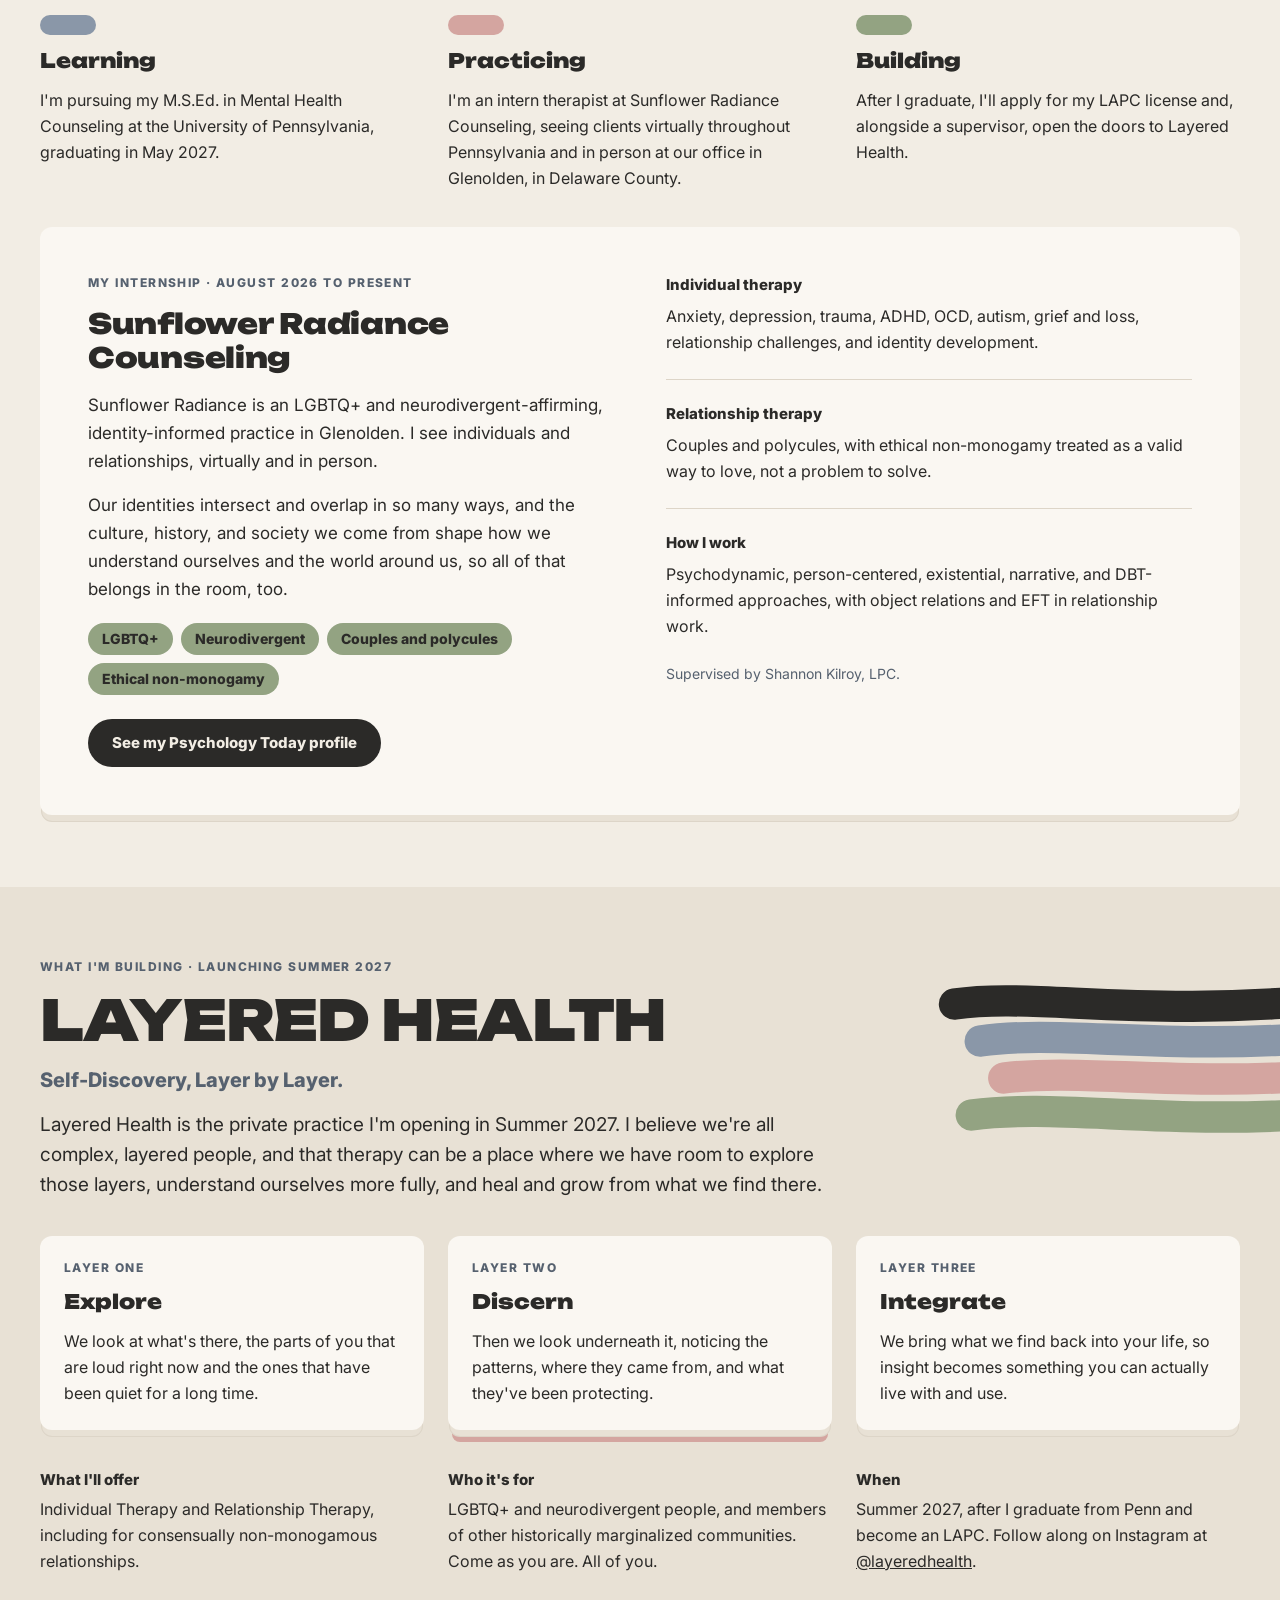
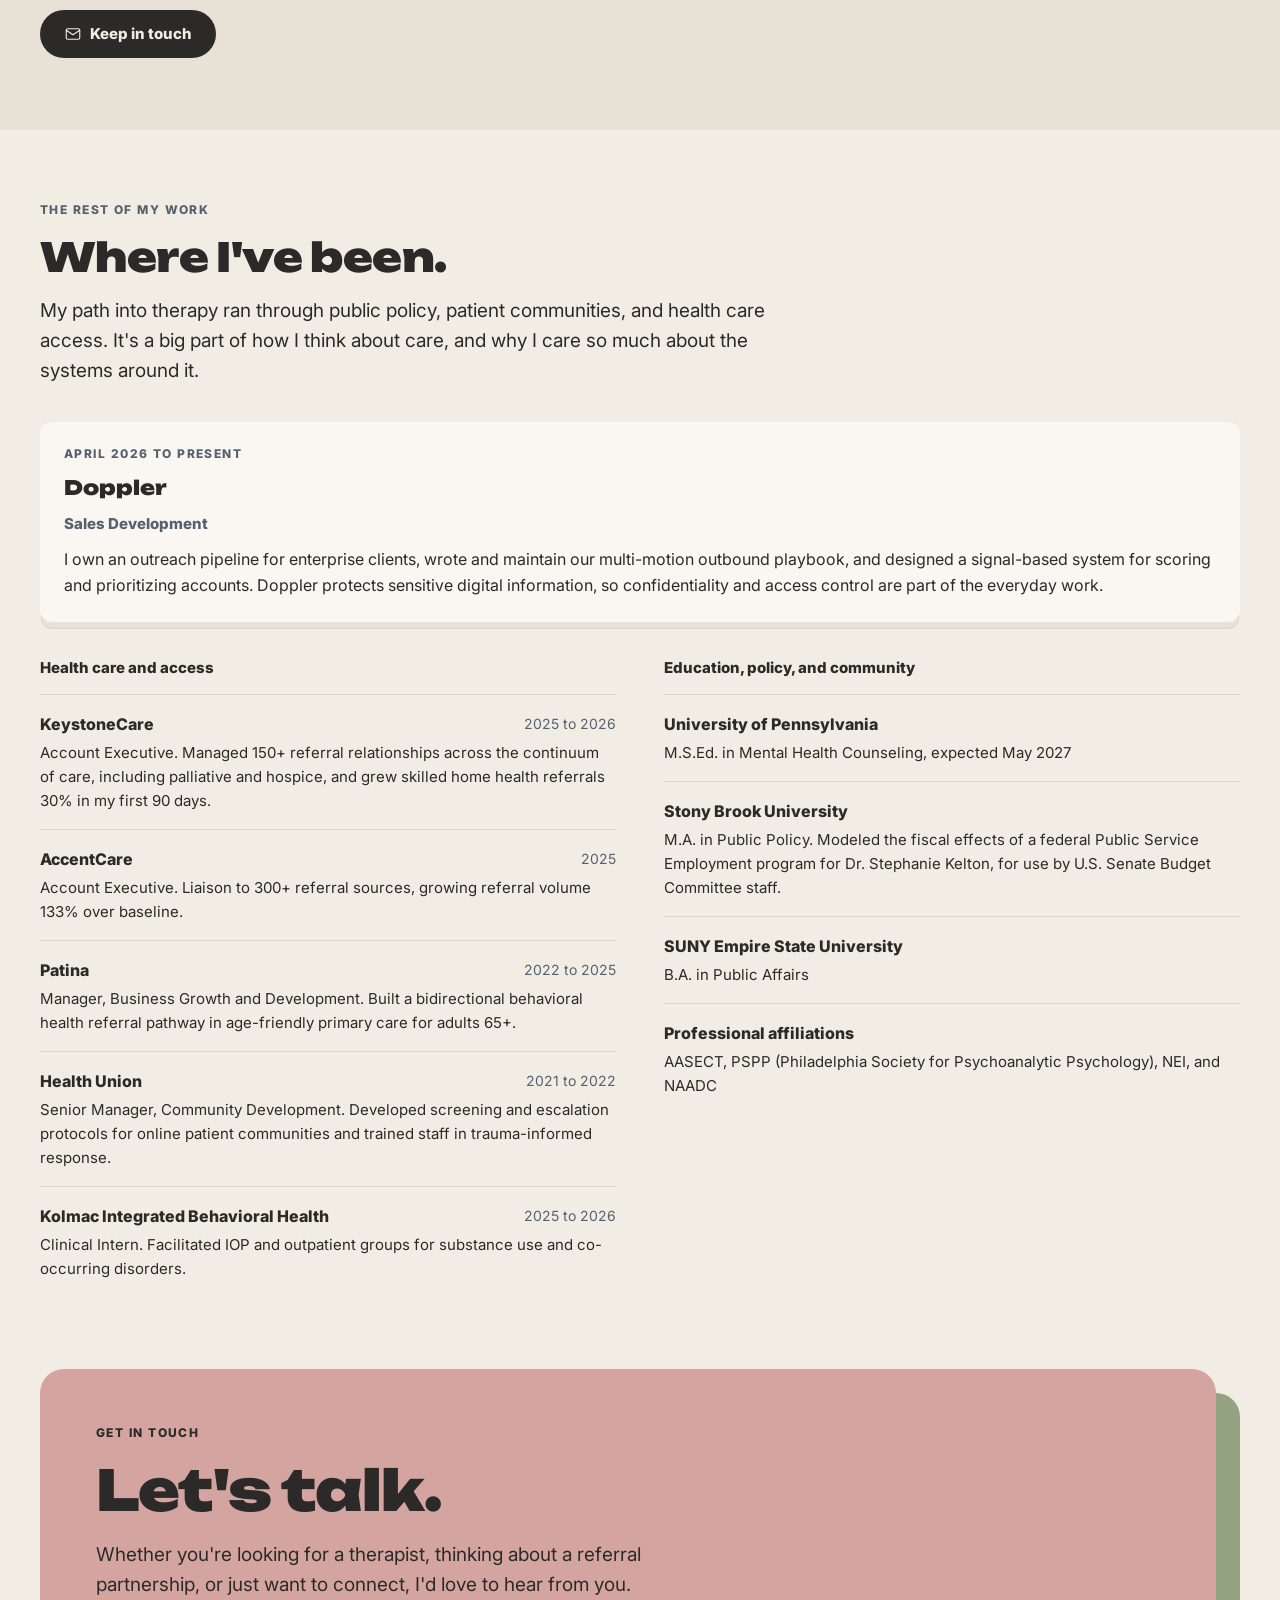
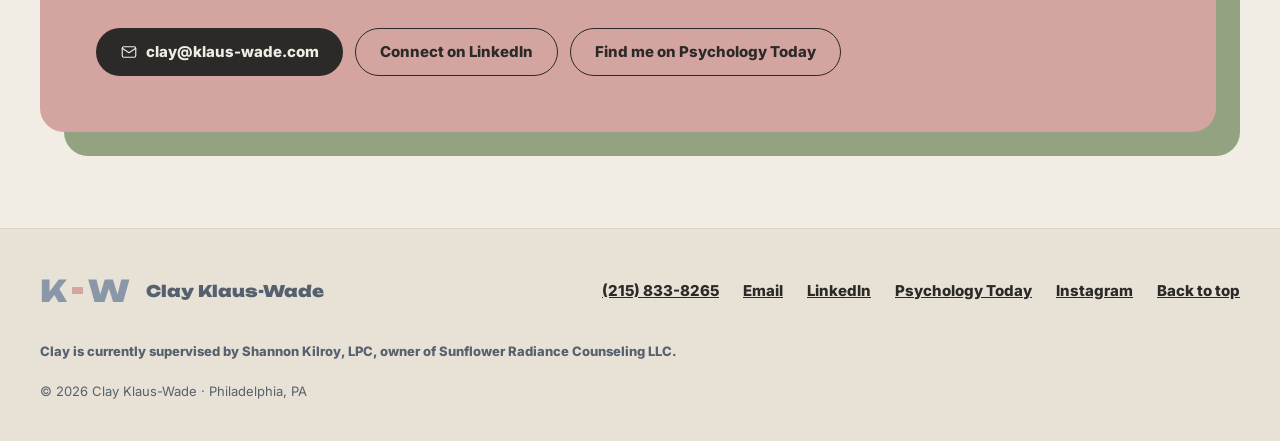
<file: site/index.html>
<!doctype html>
<html lang="en">
<head>
<meta charset="utf-8">
<meta name="viewport" content="width=device-width, initial-scale=1">
<title>Clay Klaus-Wade</title>
<meta name="description" content="Clay Klaus-Wade is an intern therapist at Sunflower Radiance Counseling, a graduate student at the University of Pennsylvania, and the founder of Layered Health, a Philadelphia-based psychotherapy practice launching in Summer 2027.">
<link rel="icon" href="images/favicon.svg" type="image/svg+xml">
<link rel="preconnect" href="https://fonts.googleapis.com">
<link rel="stylesheet" href="https://fonts.googleapis.com/css2?family=Inter:wght@400;800&amp;family=Unbounded:wght@900&amp;display=swap">
<style>
body{margin:0;background:#f2ede4}
a{color:#2b2a28}a:hover{color:#56616f}
a:focus-visible{outline:2px solid #2b2a28;outline-offset:2px}
.btn-primary:hover{background:#1c1b1a !important}
.btn-outline:hover{background:#e8e1d5 !important}
.card-lift{transition:box-shadow 150ms ease-out}
.card-lift:hover{box-shadow:0 8px 0 -2px #e8e1d5, 0 8px 0 -1px #ddd5c8, 0 16px 0 -4px #d4a5a0 !important}
@media (prefers-reduced-motion: reduce){.card-lift{transition:none}}
html{scroll-behavior:smooth}
@keyframes rise{from{opacity:0;transform:translateY(24px)}to{opacity:1;transform:none}}
@keyframes drift{from{transform:translateY(-28px)}to{transform:translateY(28px)}}
@keyframes shift{from{transform:translateX(-18px)}to{transform:translateX(18px)}}
@media (prefers-reduced-motion: no-preference){
.intro > *{animation:rise 700ms cubic-bezier(.2,.7,.2,1) both}
.intro > *:nth-child(2){animation-delay:80ms}
.intro > *:nth-child(3){animation-delay:160ms}
.intro > *:nth-child(4){animation-delay:240ms}
.intro > *:nth-child(5){animation-delay:320ms}
.intro-photo{animation:rise 900ms 200ms cubic-bezier(.2,.7,.2,1) both}
@supports (animation-timeline: view()){
.reveal{animation:rise linear both;animation-timeline:view();animation-range:entry 0% entry 70%}
.parallax{animation:drift linear both;animation-timeline:view();animation-range:cover 0% cover 100%}
.parallax-mark{animation:shift linear both;animation-timeline:view();animation-range:cover 0% cover 100%}
}
}
@media (prefers-reduced-motion: reduce){html{scroll-behavior:auto}}
@media (max-width:520px){.hide-sm{display:none}}
@media (max-width:640px){.about-photo{display:none}.hide-mobile{display:none !important}.hero-photo{max-width:340px}
.hero{flex-direction:column;flex-wrap:nowrap !important;align-items:stretch !important;gap:20px !important}
.hero .intro{display:contents !important}
.hero .intro > *:nth-child(1){order:1}
.hero .intro > *:nth-child(2){order:2}
.hero .hero-photo{order:3;flex:none !important;width:100%;align-self:flex-start;margin:8px 0 12px}
.hero .intro > *:nth-child(n+3){order:4}}
.lh-stack{position:absolute;top:clamp(56px,7vw,88px);right:0;width:clamp(300px,28vw,440px);overflow:hidden}
@media (max-width:1180px){.lh-stack{position:relative;top:auto;width:min(440px,78%);margin:clamp(40px,6vw,64px) 0 -24px auto}}
</style>
</head>
<body>
<div style="width: 100%; min-height: 100vh; display: flex; flex-direction: column; background: #f2ede4; color: #2b2a28; font-family: Inter, system-ui, -apple-system, 'Segoe UI', sans-serif; font-size: 16px; line-height: 26px; overflow-x: hidden">
<div style="flex: 0 0 auto">

<!-- Header -->
<header style="border-bottom: 1px solid #ddd5c8">
<div style="max-width: 1200px; margin: 0 auto; padding: 20px clamp(16px, 4vw, 32px); display: flex; align-items: center; justify-content: space-between; gap: 24px; flex-wrap: wrap">
<div style="display: inline-flex; align-items: center; gap: 16px">
<div aria-hidden="true" style="display: inline-flex; align-items: center; gap: 5px; font-family: Unbounded, Inter, system-ui, sans-serif; font-weight: 900; font-size: 30px; line-height: 1; color: #8a97a8">
<span>K</span>
<span style="display: inline-block; width: 11px; height: 7px; background: #d4a5a0"></span>
<span>W</span>
</div>
<div class="hide-sm" style="font-family: Unbounded, Inter, system-ui, sans-serif; font-weight: 900; font-size: 16px; line-height: 20px; color: #56616f">Clay Klaus-Wade</div>
</div>
<a class="btn-primary" href="mailto:clay@klaus-wade.com" style="display: inline-flex; align-items: center; min-height: 44px; box-sizing: border-box; padding: 10px 22px; border-radius: 999px; background: #2b2a28; color: #f2ede4; font-size: 15px; line-height: 20px; font-weight: 800; text-decoration: none">Contact</a>
</div>
</header>

<!-- Hero -->
<section id="top" class="hero" style="max-width: 1200px; margin: 0 auto; padding: clamp(48px, 6vw, 72px) clamp(16px, 4vw, 32px); display: flex; flex-wrap: wrap; align-items: center; gap: clamp(40px, 5vw, 72px)">
<div class="intro" style="flex: 1 1 420px; min-width: 0; display: flex; flex-direction: column; gap: 20px">
<div style="font-size: 12px; line-height: 16px; font-weight: 800; letter-spacing: 0.12em; text-transform: uppercase; color: #56616f">Clay Klaus-Wade · Philadelphia</div>
<h1 style="margin: 0; font-family: Unbounded, Inter, system-ui, sans-serif; font-weight: 900; font-size: clamp(40px, 6vw, 72px); line-height: 1.05; letter-spacing: -0.02em">Hi, I'm Clay.</h1>
<p style="margin: 0; font-size: 20px; line-height: 28px; font-weight: 800; color: #56616f">Intern therapist. Grad student at Penn. Founder of Layered Health.</p>
<p style="margin: 0; font-size: 19px; line-height: 30px; max-width: 34em">I'm an intern therapist at Sunflower Radiance Counseling, I'm finishing my M.S.Ed. in Mental Health Counseling at the University of Pennsylvania, and I'm building Layered Health, a Philadelphia-based psychotherapy practice launching in Summer 2027.</p>
<div style="display: flex; flex-wrap: wrap; gap: 12px; padding-top: 8px">
<a class="btn-primary" href="mailto:clay@klaus-wade.com" style="display: inline-flex; align-items: center; gap: 8px; min-height: 48px; box-sizing: border-box; padding: 12px 24px; border-radius: 999px; background: #2b2a28; color: #f2ede4; font-size: 15px; line-height: 20px; font-weight: 800; text-decoration: none">
<svg width="18" height="18" viewBox="0 0 24 24" fill="none" stroke="currentColor" stroke-width="1.5" stroke-linecap="round" stroke-linejoin="round" aria-hidden="true"><rect x="3" y="5" width="18" height="14" rx="2"></rect><path d="m3 7 9 6 9-6"></path></svg>
Email me</a>
<a class="btn-outline" href="https://www.linkedin.com/in/clayklaus-wade/" target="_blank" rel="noopener" style="display: inline-flex; align-items: center; min-height: 48px; box-sizing: border-box; padding: 12px 24px; border-radius: 999px; border: 1.5px solid #7f796f; color: #2b2a28; font-size: 15px; line-height: 20px; font-weight: 800; text-decoration: none">LinkedIn</a>
<a class="btn-outline" href="https://www.psychologytoday.com/profile/1806016" target="_blank" rel="noopener" style="display: inline-flex; align-items: center; min-height: 48px; box-sizing: border-box; padding: 12px 24px; border-radius: 999px; border: 1.5px solid #7f796f; color: #2b2a28; font-size: 15px; line-height: 20px; font-weight: 800; text-decoration: none">Psychology Today</a>
</div>
</div>
<div class="intro-photo hero-photo" style="flex: 0 1 420px; min-width: 260px; padding: 0 24px 24px 0; box-sizing: border-box">
<img class="parallax" src="images/clay-headshot.jpg" alt="Clay Klaus-Wade, smiling, in glasses and a navy t-shirt" style="display: block; width: 100%; aspect-ratio: 580 / 618; object-fit: cover; border-radius: 12px; box-shadow: 12px 12px 0 0 #d4a5a0, 24px 24px 0 0 #93a382">
</div>
</section>

<!-- About -->
<section id="about" style="background: #faf7f2; border-top: 1px solid #ddd5c8; border-bottom: 1px solid #ddd5c8">
<div style="max-width: 1200px; margin: 0 auto; padding: clamp(48px, 6vw, 72px) clamp(16px, 4vw, 32px); display: flex; flex-wrap: wrap; align-items: center; gap: clamp(40px, 5vw, 72px)">
<div class="about-photo" style="flex: 0 1 380px; min-width: 240px; padding: 0 20px 20px 0; box-sizing: border-box">
<img class="parallax" src="images/clay-catskills.png" alt="Clay outdoors in a Catskills cap, sunglasses and a brown jacket, smiling" style="display: block; width: 100%; aspect-ratio: 403 / 648; object-fit: cover; border-radius: 12px; box-shadow: 20px 20px 0 0 #93a382">
</div>
<div style="flex: 1 1 420px; min-width: 0; display: flex; flex-direction: column; gap: 20px; font-size: 17px; line-height: 28px; max-width: 40em">
<div style="display: flex; flex-direction: column; gap: 16px; padding-bottom: 4px">
<div style="font-size: 12px; line-height: 16px; font-weight: 800; letter-spacing: 0.12em; text-transform: uppercase; color: #56616f">About me</div>
<h2 style="margin: 0; font-family: Unbounded, Inter, system-ui, sans-serif; font-weight: 900; font-size: clamp(28px, 3.4vw, 40px); line-height: 1.15; letter-spacing: -0.015em">Meaningful connections. Impactful change.</h2>
</div>
<p style="margin: 0">I'm passionate about making meaningful connections and driving impactful change, and my professional journey spans tech, business development, strategic growth, health insurance sales and education, mental health counseling, public policy, government, community outreach and engagement, communications, and marketing.</p>
<p style="margin: 0">I hold a bachelor's degree in public affairs and a master's degree in public policy, and I'm currently pursuing a master's degree in mental health counseling at the University of Pennsylvania. My academic and professional experiences have given me rich, diverse, cross-sector perspectives that let me approach my work in unique and innovative ways.</p>
<p style="margin: 0">I'm an avid reader, theater enthusiast, and nature lover who's on a mission to visit all the U.S. national parks (currently 25% of the way there!). Born and raised in New York, I now proudly call Philadelphia home, where I live with my husband and our cats, Margo and Grayson. In Philly, you'll often find me exploring the city's vibrant culture, serving on the board of directors of Mazzoni Center, cheering at Phillies games, and spending time with my loved ones.</p>
</div>
</div>
</section>

<!-- Now: internship -->
<section id="now" style="max-width: 1200px; margin: 0 auto; padding: clamp(48px, 6vw, 72px) clamp(16px, 4vw, 32px); display: flex; flex-direction: column; gap: 36px">
<div class="reveal" style="display: flex; flex-direction: column; gap: 16px; max-width: 760px">
<div style="font-size: 12px; line-height: 16px; font-weight: 800; letter-spacing: 0.12em; text-transform: uppercase; color: #56616f">Where I am now</div>
<h2 style="margin: 0; font-family: Unbounded, Inter, system-ui, sans-serif; font-weight: 900; font-size: clamp(28px, 3.4vw, 40px); line-height: 1.15; letter-spacing: -0.015em">Learning, practicing, building.</h2>
</div>

<div class="reveal" style="display: grid; grid-template-columns: repeat(auto-fit, minmax(min(100%, 300px), 1fr)); gap: 24px">
<div style="display: flex; flex-direction: column; gap: 12px">
<div style="width: 56px; height: 20px; border-radius: 999px; background: #8a97a8"></div>
<h3 style="margin: 0; font-family: Unbounded, Inter, system-ui, sans-serif; font-weight: 900; font-size: 20px; line-height: 28px">Learning</h3>
<p style="margin: 0">I'm pursuing my M.S.Ed. in Mental Health Counseling at the University of Pennsylvania, graduating in May 2027.</p>
</div>
<div style="display: flex; flex-direction: column; gap: 12px">
<div style="width: 56px; height: 20px; border-radius: 999px; background: #d4a5a0"></div>
<h3 style="margin: 0; font-family: Unbounded, Inter, system-ui, sans-serif; font-weight: 900; font-size: 20px; line-height: 28px">Practicing</h3>
<p style="margin: 0">I'm an intern therapist at Sunflower Radiance Counseling, seeing clients virtually throughout Pennsylvania and in person at our office in Glenolden, in Delaware County.</p>
</div>
<div style="display: flex; flex-direction: column; gap: 12px">
<div style="width: 56px; height: 20px; border-radius: 999px; background: #93a382"></div>
<h3 style="margin: 0; font-family: Unbounded, Inter, system-ui, sans-serif; font-weight: 900; font-size: 20px; line-height: 28px">Building</h3>
<p style="margin: 0">After I graduate, I'll apply for my LAPC license and, alongside a supervisor, open the doors to Layered Health.</p>
</div>
</div>

<!-- Internship feature card -->
<article class="card-lift reveal" style="background: #faf7f2; border-radius: 12px; box-shadow: 0 8px 0 -2px #e8e1d5, 0 8px 0 -1px #ddd5c8; padding: clamp(24px, 4vw, 48px); display: grid; grid-template-columns: repeat(auto-fit, minmax(min(100%, 320px), 1fr)); gap: clamp(32px, 4vw, 64px)">
<div style="display: flex; flex-direction: column; gap: 16px">
<div style="font-size: 12px; line-height: 16px; font-weight: 800; letter-spacing: 0.12em; text-transform: uppercase; color: #56616f">My internship · August 2026 to present</div>
<h3 style="margin: 0; font-family: Unbounded, Inter, system-ui, sans-serif; font-weight: 900; font-size: 28px; line-height: 34px; letter-spacing: -0.01em">Sunflower Radiance Counseling</h3>
<p style="margin: 0; font-size: 17px; line-height: 28px">Sunflower Radiance is an LGBTQ+ and neurodivergent-affirming, identity-informed practice in Glenolden. I see individuals and relationships, virtually and in person.</p>
<p style="margin: 0; font-size: 17px; line-height: 28px">Our identities intersect and overlap in so many ways, and the culture, history, and society we come from shape how we understand ourselves and the world around us, so all of that belongs in the room, too.</p>
<div style="display: flex; flex-wrap: wrap; gap: 8px; padding-top: 4px">
<span style="padding: 6px 14px; border-radius: 999px; background: #93a382; color: #2b2a28; font-size: 14px; line-height: 20px; font-weight: 800">LGBTQ+</span>
<span style="padding: 6px 14px; border-radius: 999px; background: #93a382; color: #2b2a28; font-size: 14px; line-height: 20px; font-weight: 800">Neurodivergent</span>
<span style="padding: 6px 14px; border-radius: 999px; background: #93a382; color: #2b2a28; font-size: 14px; line-height: 20px; font-weight: 800">Couples and polycules</span>
<span style="padding: 6px 14px; border-radius: 999px; background: #93a382; color: #2b2a28; font-size: 14px; line-height: 20px; font-weight: 800">Ethical non-monogamy</span>
</div>
<div style="padding-top: 8px">
<a class="btn-primary" href="https://www.psychologytoday.com/profile/1806016" target="_blank" rel="noopener" style="display: inline-flex; align-items: center; min-height: 48px; box-sizing: border-box; padding: 12px 24px; border-radius: 999px; background: #2b2a28; color: #f2ede4; font-size: 15px; line-height: 20px; font-weight: 800; text-decoration: none">See my Psychology Today profile</a>
</div>
</div>
<div style="display: flex; flex-direction: column; gap: 24px">
<div style="display: flex; flex-direction: column; gap: 8px; padding-bottom: 24px; border-bottom: 1px solid #ddd5c8">
<div style="font-size: 15px; line-height: 20px; font-weight: 800">Individual therapy</div>
<p style="margin: 0; color: #2b2a28">Anxiety, depression, trauma, ADHD, OCD, autism, grief and loss, relationship challenges, and identity development.</p>
</div>
<div style="display: flex; flex-direction: column; gap: 8px; padding-bottom: 24px; border-bottom: 1px solid #ddd5c8">
<div style="font-size: 15px; line-height: 20px; font-weight: 800">Relationship therapy</div>
<p style="margin: 0">Couples and polycules, with ethical non-monogamy treated as a valid way to love, not a problem to solve.</p>
</div>
<div style="display: flex; flex-direction: column; gap: 8px">
<div style="font-size: 15px; line-height: 20px; font-weight: 800">How I work</div>
<p style="margin: 0">Psychodynamic, person-centered, existential, narrative, and DBT-informed approaches, with object relations and EFT in relationship work.</p>
</div>
<p style="margin: 0; font-size: 14px; line-height: 22px; color: #56616f">Supervised by Shannon Kilroy, LPC.</p>
</div>
</article>
</section>

<!-- Layered Health -->


<!-- Background -->
<section id="layered-health" style="background: #e8e1d5; position: relative; overflow: hidden">
<div class="lh-stack" aria-hidden="true">
<svg class="parallax-mark" viewBox="0 0 640 300" style="display: block; width: 100%; height: auto; overflow: visible">
<path d="M58 52 C 200 30, 400 80, 760 40" fill="none" stroke="#2b2a28" stroke-width="56" stroke-linecap="round"></path>
<path d="M104 118 C 250 96, 440 138, 760 108" fill="none" stroke="#8a97a8" stroke-width="56" stroke-linecap="round"></path>
<path d="M146 184 C 290 166, 460 202, 760 176" fill="none" stroke="#d4a5a0" stroke-width="56" stroke-linecap="round"></path>
<path d="M88 250 C 250 228, 440 272, 760 244" fill="none" stroke="#93a382" stroke-width="56" stroke-linecap="round"></path>
</svg>
</div>
<div style="position: relative; max-width: 1200px; margin: 0 auto; padding: clamp(48px, 6vw, 72px) clamp(16px, 4vw, 32px); display: flex; flex-direction: column; gap: 36px">
<div class="reveal" style="display: flex; flex-direction: column; gap: 16px; max-width: 810px">
<div style="font-size: 12px; line-height: 16px; font-weight: 800; letter-spacing: 0.12em; text-transform: uppercase; color: #56616f">What I'm building · Launching Summer 2027</div>
<h2 style="margin: 0; font-family: Unbounded, Inter, system-ui, sans-serif; font-weight: 900; font-size: clamp(32px, 4.4vw, 56px); line-height: 1.05; letter-spacing: -0.02em">LAYERED HEALTH</h2>
<p style="margin: 0; font-size: 20px; line-height: 28px; font-weight: 800; color: #56616f">Self-Discovery, Layer by Layer.</p>
<p style="margin: 0; font-size: 19px; line-height: 30px; width: 100%; max-width: 810px">Layered Health is the private practice I'm opening in Summer 2027. I believe we're all complex, layered people, and that therapy can be a place where we have room to explore those layers, understand ourselves more fully, and heal and grow from what we find there.</p>
</div>

<div class="reveal" style="display: grid; grid-template-columns: repeat(auto-fit, minmax(min(100%, 280px), 1fr)); gap: 24px">
<div style="background: #faf7f2; border-radius: 12px; padding: 24px; box-shadow: 0 8px 0 -2px #e8e1d5, 0 8px 0 -1px #ddd5c8; display: flex; flex-direction: column; gap: 12px">
<div style="font-size: 12px; line-height: 16px; font-weight: 800; letter-spacing: 0.12em; text-transform: uppercase; color: #56616f">Layer one</div>
<h3 style="margin: 0; font-family: Unbounded, Inter, system-ui, sans-serif; font-weight: 900; font-size: 20px; line-height: 28px">Explore</h3>
<p style="margin: 0">We look at what's there, the parts of you that are loud right now and the ones that have been quiet for a long time.</p>
</div>
<div style="background: #faf7f2; border-radius: 12px; padding: 24px; margin-left: 0; box-shadow: 0 8px 0 -2px #e8e1d5, 0 8px 0 -1px #ddd5c8, 0 16px 0 -4px #d4a5a0; display: flex; flex-direction: column; gap: 12px">
<div style="font-size: 12px; line-height: 16px; font-weight: 800; letter-spacing: 0.12em; text-transform: uppercase; color: #56616f">Layer two</div>
<h3 style="margin: 0; font-family: Unbounded, Inter, system-ui, sans-serif; font-weight: 900; font-size: 20px; line-height: 28px">Discern</h3>
<p style="margin: 0">Then we look underneath it, noticing the patterns, where they came from, and what they've been protecting.</p>
</div>
<div style="background: #faf7f2; border-radius: 12px; padding: 24px; box-shadow: 0 8px 0 -2px #e8e1d5, 0 8px 0 -1px #ddd5c8; display: flex; flex-direction: column; gap: 12px">
<div style="font-size: 12px; line-height: 16px; font-weight: 800; letter-spacing: 0.12em; text-transform: uppercase; color: #56616f">Layer three</div>
<h3 style="margin: 0; font-family: Unbounded, Inter, system-ui, sans-serif; font-weight: 900; font-size: 20px; line-height: 28px">Integrate</h3>
<p style="margin: 0">We bring what we find back into your life, so insight becomes something you can actually live with and use.</p>
</div>
</div>

<div class="reveal" style="display: grid; grid-template-columns: repeat(auto-fit, minmax(min(100%, 260px), 1fr)); gap: 24px; padding-top: 4px">
<div style="display: flex; flex-direction: column; gap: 6px">
<div style="font-size: 15px; line-height: 20px; font-weight: 800">What I'll offer</div>
<p style="margin: 0">Individual Therapy and Relationship Therapy, including for consensually non-monogamous relationships.</p>
</div>
<div style="display: flex; flex-direction: column; gap: 6px">
<div style="font-size: 15px; line-height: 20px; font-weight: 800">Who it's for</div>
<p style="margin: 0">LGBTQ+ and neurodivergent people, and members of other historically marginalized communities. Come as you are. All of you.</p>
</div>
<div style="display: flex; flex-direction: column; gap: 6px">
<div style="font-size: 15px; line-height: 20px; font-weight: 800">When</div>
<p style="margin: 0">Summer 2027, after I graduate from Penn and become an LAPC. Follow along on Instagram at <a href="https://www.instagram.com/layeredhealth/" target="_blank" rel="noopener" style="text-decoration: underline">@layeredhealth</a>.</p>
</div>
</div>
<div class="reveal">
<a class="btn-primary" href="mailto:clay@klaus-wade.com" style="display: inline-flex; align-items: center; gap: 8px; min-height: 48px; box-sizing: border-box; padding: 12px 24px; border-radius: 999px; background: #2b2a28; color: #f2ede4; font-size: 15px; line-height: 20px; font-weight: 800; text-decoration: none">
<svg width="18" height="18" viewBox="0 0 24 24" fill="none" stroke="currentColor" stroke-width="1.5" stroke-linecap="round" stroke-linejoin="round" aria-hidden="true"><rect x="3" y="5" width="18" height="14" rx="2"></rect><path d="m3 7 9 6 9-6"></path></svg>
Keep in touch</a>
</div>
</div>
</section><section id="background" class="hide-mobile" style="max-width: 1200px; margin: 0 auto; padding: clamp(48px, 6vw, 72px) clamp(16px, 4vw, 32px); display: flex; flex-direction: column; gap: 36px">
<div class="reveal" style="display: flex; flex-direction: column; gap: 16px; max-width: 760px">
<div style="font-size: 12px; line-height: 16px; font-weight: 800; letter-spacing: 0.12em; text-transform: uppercase; color: #56616f">The rest of my work</div>
<h2 style="margin: 0; font-family: Unbounded, Inter, system-ui, sans-serif; font-weight: 900; font-size: clamp(28px, 3.4vw, 40px); line-height: 1.15; letter-spacing: -0.015em">Where I've been.</h2>
<p style="margin: 0; font-size: 19px; line-height: 30px">My path into therapy ran through public policy, patient communities, and health care access. It's a big part of how I think about care, and why I care so much about the systems around it.</p>
</div>

<div style="display: grid; grid-template-columns: repeat(auto-fit, minmax(min(100%, 340px), 1fr)); gap: 24px">
<article class="card-lift reveal" style="background: #faf7f2; border-radius: 12px; padding: 24px; box-shadow: 0 8px 0 -2px #e8e1d5, 0 8px 0 -1px #ddd5c8; display: flex; flex-direction: column; gap: 12px">
<div style="font-size: 12px; line-height: 16px; font-weight: 800; letter-spacing: 0.12em; text-transform: uppercase; color: #56616f">April 2026 to present</div>
<h3 style="margin: 0; font-family: Unbounded, Inter, system-ui, sans-serif; font-weight: 900; font-size: 20px; line-height: 28px">Doppler</h3>
<div style="font-size: 15px; line-height: 20px; font-weight: 800; color: #56616f">Sales Development</div>
<p style="margin: 0">I own an outreach pipeline for enterprise clients, wrote and maintain our multi-motion outbound playbook, and designed a signal-based system for scoring and prioritizing accounts. Doppler protects sensitive digital information, so confidentiality and access control are part of the everyday work.</p>
</article>
</div>

<div class="reveal" style="display: grid; grid-template-columns: repeat(auto-fit, minmax(min(100%, 340px), 1fr)); gap: clamp(28px, 4vw, 48px)">
<div style="display: flex; flex-direction: column">
<div style="font-size: 15px; line-height: 20px; font-weight: 800; padding-bottom: 16px; border-bottom: 1px solid #ddd5c8">Health care and access</div>
<div style="display: flex; flex-direction: column; gap: 4px; padding: 16px 0; border-bottom: 1px solid #ddd5c8">
<div style="display: flex; justify-content: space-between; gap: 16px; flex-wrap: wrap"><span style="font-weight: 800">KeystoneCare</span><span style="font-size: 14px; color: #56616f">2025 to 2026</span></div>
<p style="margin: 0; font-size: 15px; line-height: 24px">Account Executive. Managed 150+ referral relationships across the continuum of care, including palliative and hospice, and grew skilled home health referrals 30% in my first 90 days.</p>
</div>
<div style="display: flex; flex-direction: column; gap: 4px; padding: 16px 0; border-bottom: 1px solid #ddd5c8">
<div style="display: flex; justify-content: space-between; gap: 16px; flex-wrap: wrap"><span style="font-weight: 800">AccentCare</span><span style="font-size: 14px; color: #56616f">2025</span></div>
<p style="margin: 0; font-size: 15px; line-height: 24px">Account Executive. Liaison to 300+ referral sources, growing referral volume 133% over baseline.</p>
</div>
<div style="display: flex; flex-direction: column; gap: 4px; padding: 16px 0; border-bottom: 1px solid #ddd5c8">
<div style="display: flex; justify-content: space-between; gap: 16px; flex-wrap: wrap"><span style="font-weight: 800">Patina</span><span style="font-size: 14px; color: #56616f">2022 to 2025</span></div>
<p style="margin: 0; font-size: 15px; line-height: 24px">Manager, Business Growth and Development. Built a bidirectional behavioral health referral pathway in age-friendly primary care for adults 65+.</p>
</div>
<div style="display: flex; flex-direction: column; gap: 4px; padding: 16px 0; border-bottom: 1px solid #ddd5c8">
<div style="display: flex; justify-content: space-between; gap: 16px; flex-wrap: wrap"><span style="font-weight: 800">Health Union</span><span style="font-size: 14px; color: #56616f">2021 to 2022</span></div>
<p style="margin: 0; font-size: 15px; line-height: 24px">Senior Manager, Community Development. Developed screening and escalation protocols for online patient communities and trained staff in trauma-informed response.</p>
</div>
<div style="display: flex; flex-direction: column; gap: 4px; padding: 16px 0">
<div style="display: flex; justify-content: space-between; gap: 16px; flex-wrap: wrap"><span style="font-weight: 800">Kolmac Integrated Behavioral Health</span><span style="font-size: 14px; color: #56616f">2025 to 2026</span></div>
<p style="margin: 0; font-size: 15px; line-height: 24px">Clinical Intern. Facilitated IOP and outpatient groups for substance use and co-occurring disorders.</p>
</div>
</div>
<div style="display: flex; flex-direction: column">
<div style="font-size: 15px; line-height: 20px; font-weight: 800; padding-bottom: 16px; border-bottom: 1px solid #ddd5c8">Education, policy, and community</div>
<div style="display: flex; flex-direction: column; gap: 4px; padding: 16px 0; border-bottom: 1px solid #ddd5c8">
<span style="font-weight: 800">University of Pennsylvania</span>
<p style="margin: 0; font-size: 15px; line-height: 24px">M.S.Ed. in Mental Health Counseling, expected May 2027</p>
</div>
<div style="display: flex; flex-direction: column; gap: 4px; padding: 16px 0; border-bottom: 1px solid #ddd5c8">
<span style="font-weight: 800">Stony Brook University</span>
<p style="margin: 0; font-size: 15px; line-height: 24px">M.A. in Public Policy. Modeled the fiscal effects of a federal Public Service Employment program for Dr. Stephanie Kelton, for use by U.S. Senate Budget Committee staff.</p>
</div>
<div style="display: flex; flex-direction: column; gap: 4px; padding: 16px 0; border-bottom: 1px solid #ddd5c8">
<span style="font-weight: 800">SUNY Empire State University</span>
<p style="margin: 0; font-size: 15px; line-height: 24px">B.A. in Public Affairs</p>
</div>
<div style="display: flex; flex-direction: column; gap: 4px; padding: 16px 0">
<span style="font-weight: 800">Professional affiliations</span>
<p style="margin: 0; font-size: 15px; line-height: 24px">AASECT, PSPP (Philadelphia Society for Psychoanalytic Psychology), NEI, and NAADC</p>
</div>
</div>
</div>
</section>

<!-- Contact CTA -->
<section id="contact" class="hide-mobile" style="max-width: 1200px; margin: 0 auto; padding: 0 clamp(16px, 4vw, 32px) clamp(48px, 6vw, 72px)">
<div class="reveal" style="background: #d4a5a0; color: #2b2a28; border-radius: 24px; padding: clamp(32px, 5vw, 56px); box-shadow: 24px 24px 0 0 #93a382; margin-right: 24px; margin-bottom: 24px; display: flex; flex-direction: column; gap: 20px">
<div style="font-size: 12px; line-height: 16px; font-weight: 800; letter-spacing: 0.12em; text-transform: uppercase; color: #2b2a28">Get in touch</div>
<h2 style="margin: 0; font-family: Unbounded, Inter, system-ui, sans-serif; font-weight: 900; font-size: clamp(32px, 4.4vw, 56px); line-height: 1.05; letter-spacing: -0.02em">Let's talk.</h2>
<p style="margin: 0; font-size: 19px; line-height: 30px; max-width: 34em">Whether you're looking for a therapist, thinking about a referral partnership, or just want to connect, I'd love to hear from you.</p>
<div style="display: flex; flex-wrap: wrap; gap: 12px; padding-top: 8px">
<a class="btn-primary" href="mailto:clay@klaus-wade.com" style="display: inline-flex; align-items: center; gap: 8px; min-height: 48px; box-sizing: border-box; padding: 12px 24px; border-radius: 999px; background: #2b2a28; color: #f2ede4; font-size: 15px; line-height: 20px; font-weight: 800; text-decoration: none">
<svg width="18" height="18" viewBox="0 0 24 24" fill="none" stroke="currentColor" stroke-width="1.5" stroke-linecap="round" stroke-linejoin="round" aria-hidden="true"><rect x="3" y="5" width="18" height="14" rx="2"></rect><path d="m3 7 9 6 9-6"></path></svg>
clay@klaus-wade.com</a>
<a class="btn-outline" href="https://www.linkedin.com/in/clayklaus-wade/" target="_blank" rel="noopener" style="display: inline-flex; align-items: center; min-height: 48px; box-sizing: border-box; padding: 12px 24px; border-radius: 999px; border: 1.5px solid #2b2a28; color: #2b2a28; font-size: 15px; line-height: 20px; font-weight: 800; text-decoration: none">Connect on LinkedIn</a>
<a class="btn-outline" href="https://www.psychologytoday.com/profile/1806016" target="_blank" rel="noopener" style="display: inline-flex; align-items: center; min-height: 48px; box-sizing: border-box; padding: 12px 24px; border-radius: 999px; border: 1.5px solid #2b2a28; color: #2b2a28; font-size: 15px; line-height: 20px; font-weight: 800; text-decoration: none">Find me on Psychology Today</a>
</div>
</div>
</section>

</div>

<!-- Footer -->
<footer style="flex: 1 0 auto; background: #e8e1d5; border-top: 1px solid #ddd5c8">
<div style="max-width: 1200px; margin: 0 auto; padding: 40px clamp(16px, 4vw, 32px); display: flex; flex-direction: column; gap: 20px">
<div style="display: flex; flex-wrap: wrap; justify-content: space-between; align-items: center; gap: 24px">
<div style="display: inline-flex; align-items: center; gap: 16px">
<div aria-hidden="true" style="display: inline-flex; align-items: center; gap: 5px; font-family: Unbounded, Inter, system-ui, sans-serif; font-weight: 900; font-size: 30px; line-height: 1; color: #8a97a8">
<span>K</span>
<span style="display: inline-block; width: 11px; height: 7px; background: #d4a5a0"></span>
<span>W</span>
</div>
<div style="font-family: Unbounded, Inter, system-ui, sans-serif; font-weight: 900; font-size: 16px; line-height: 20px; color: #56616f">Clay Klaus-Wade</div>
</div>
<nav aria-label="Contact" style="display: flex; flex-wrap: wrap; gap: 24px; font-size: 15px; line-height: 20px; font-weight: 800">
<a href="tel:+12158338265" style="text-decoration: underline; padding: 12px 0">(215) 833-8265</a>
<a href="mailto:clay@klaus-wade.com" style="text-decoration: underline; padding: 12px 0">Email</a>
<a href="https://www.linkedin.com/in/clayklaus-wade/" target="_blank" rel="noopener" style="text-decoration: underline; padding: 12px 0">LinkedIn</a>
<a href="https://www.psychologytoday.com/profile/1806016" target="_blank" rel="noopener" style="text-decoration: underline; padding: 12px 0">Psychology Today</a>
<a href="https://www.instagram.com/layeredhealth/" target="_blank" rel="noopener" style="text-decoration: underline; padding: 12px 0">Instagram</a>
<a href="#top" style="text-decoration: underline; padding: 12px 0">Back to top</a>
</nav>
</div>
<p style="margin: 0; padding-top: 8px; font-size: 13px; line-height: 20px; font-weight: 800; color: #56616f">Clay is currently supervised by Shannon Kilroy, LPC, owner of Sunflower Radiance Counseling LLC.</p>
<p style="margin: 0; font-size: 13px; line-height: 20px; color: #56616f">© 2026 Clay Klaus-Wade · Philadelphia, PA</p>
</div>
</footer>

</div>
</body>
</html>
</file>
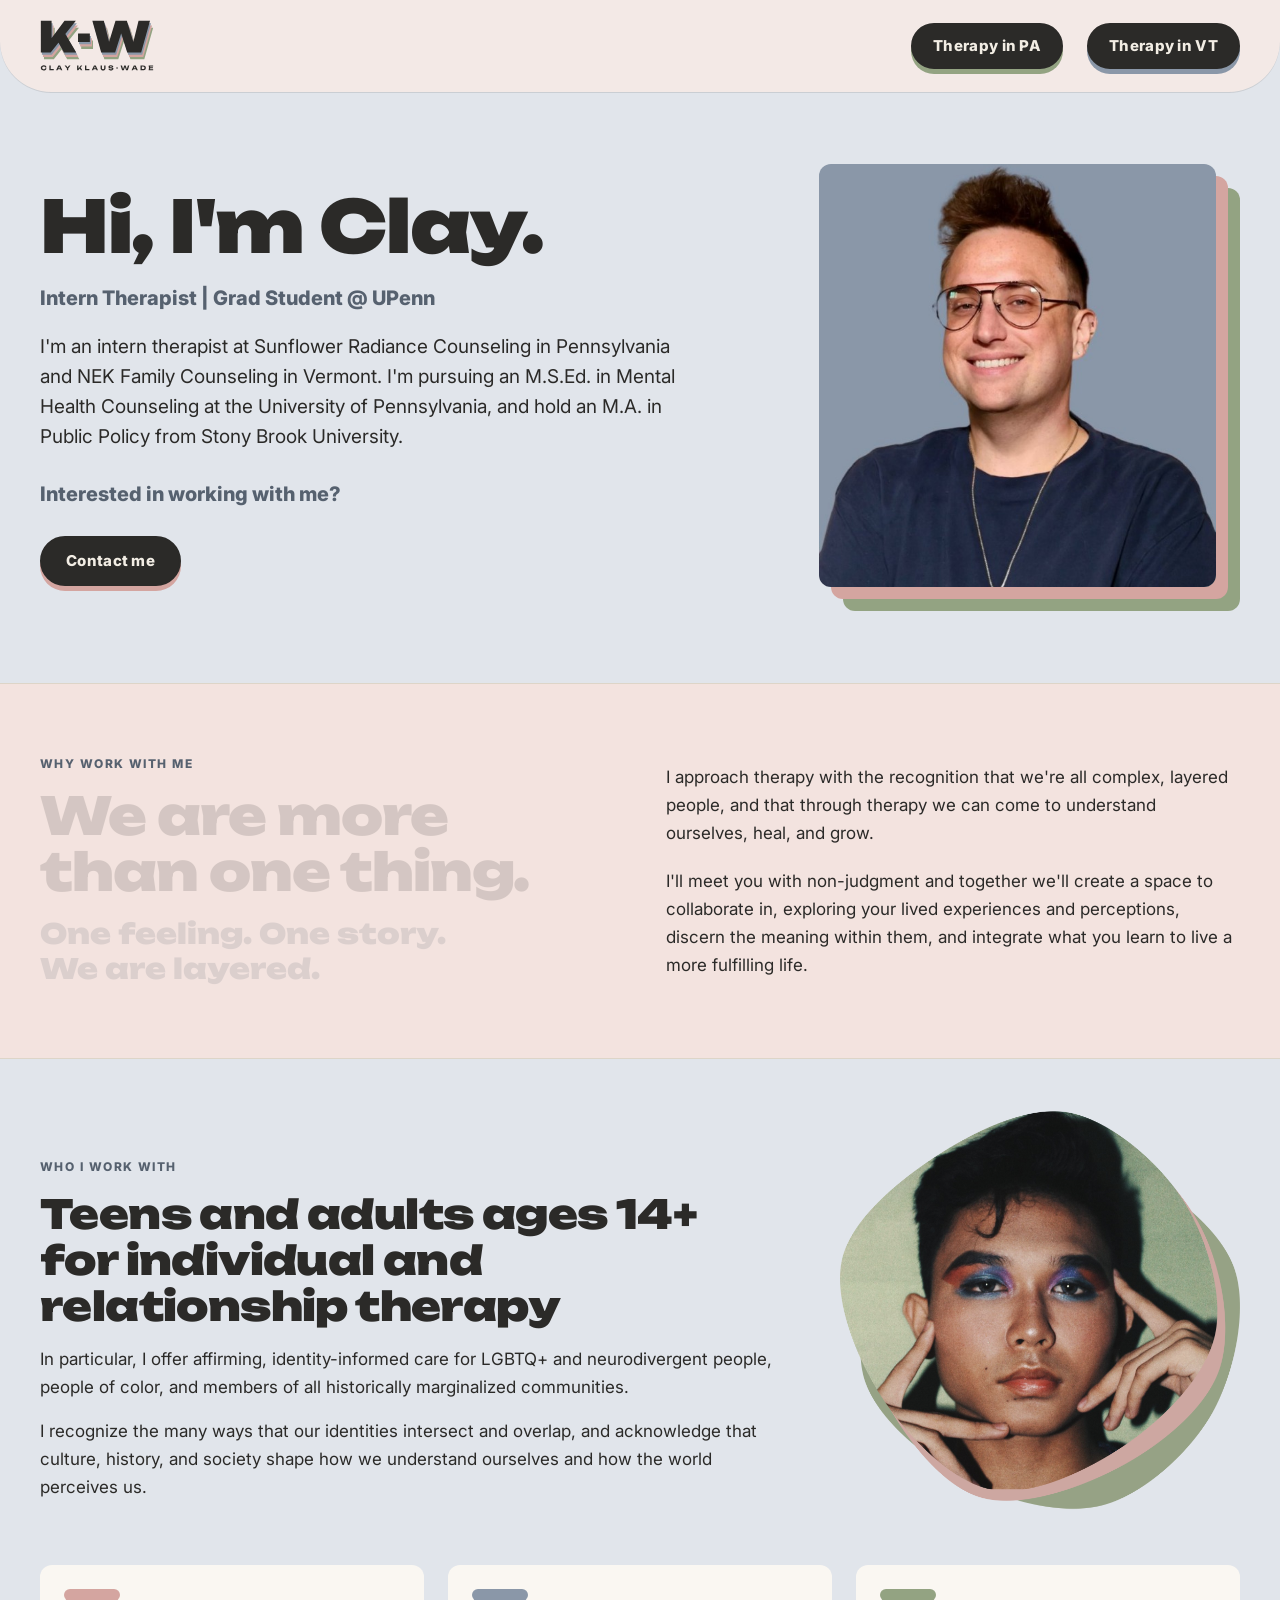
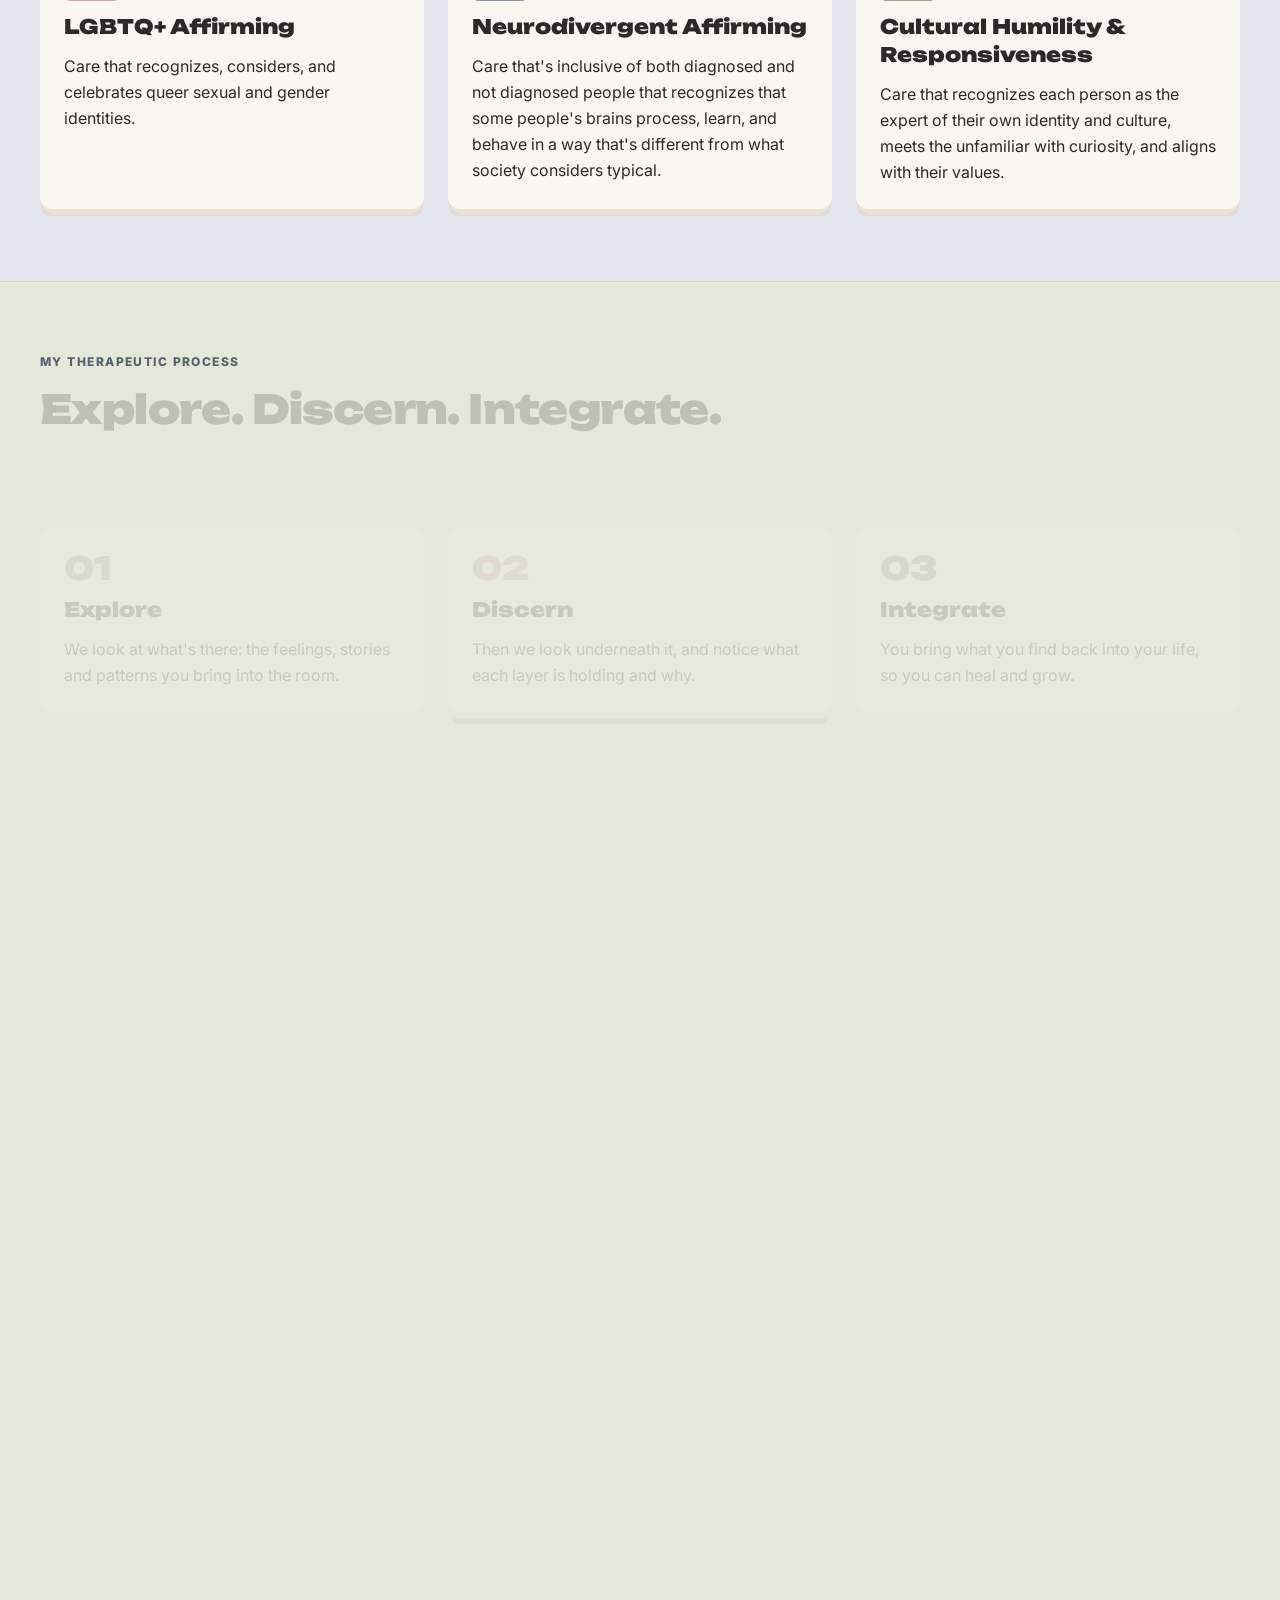
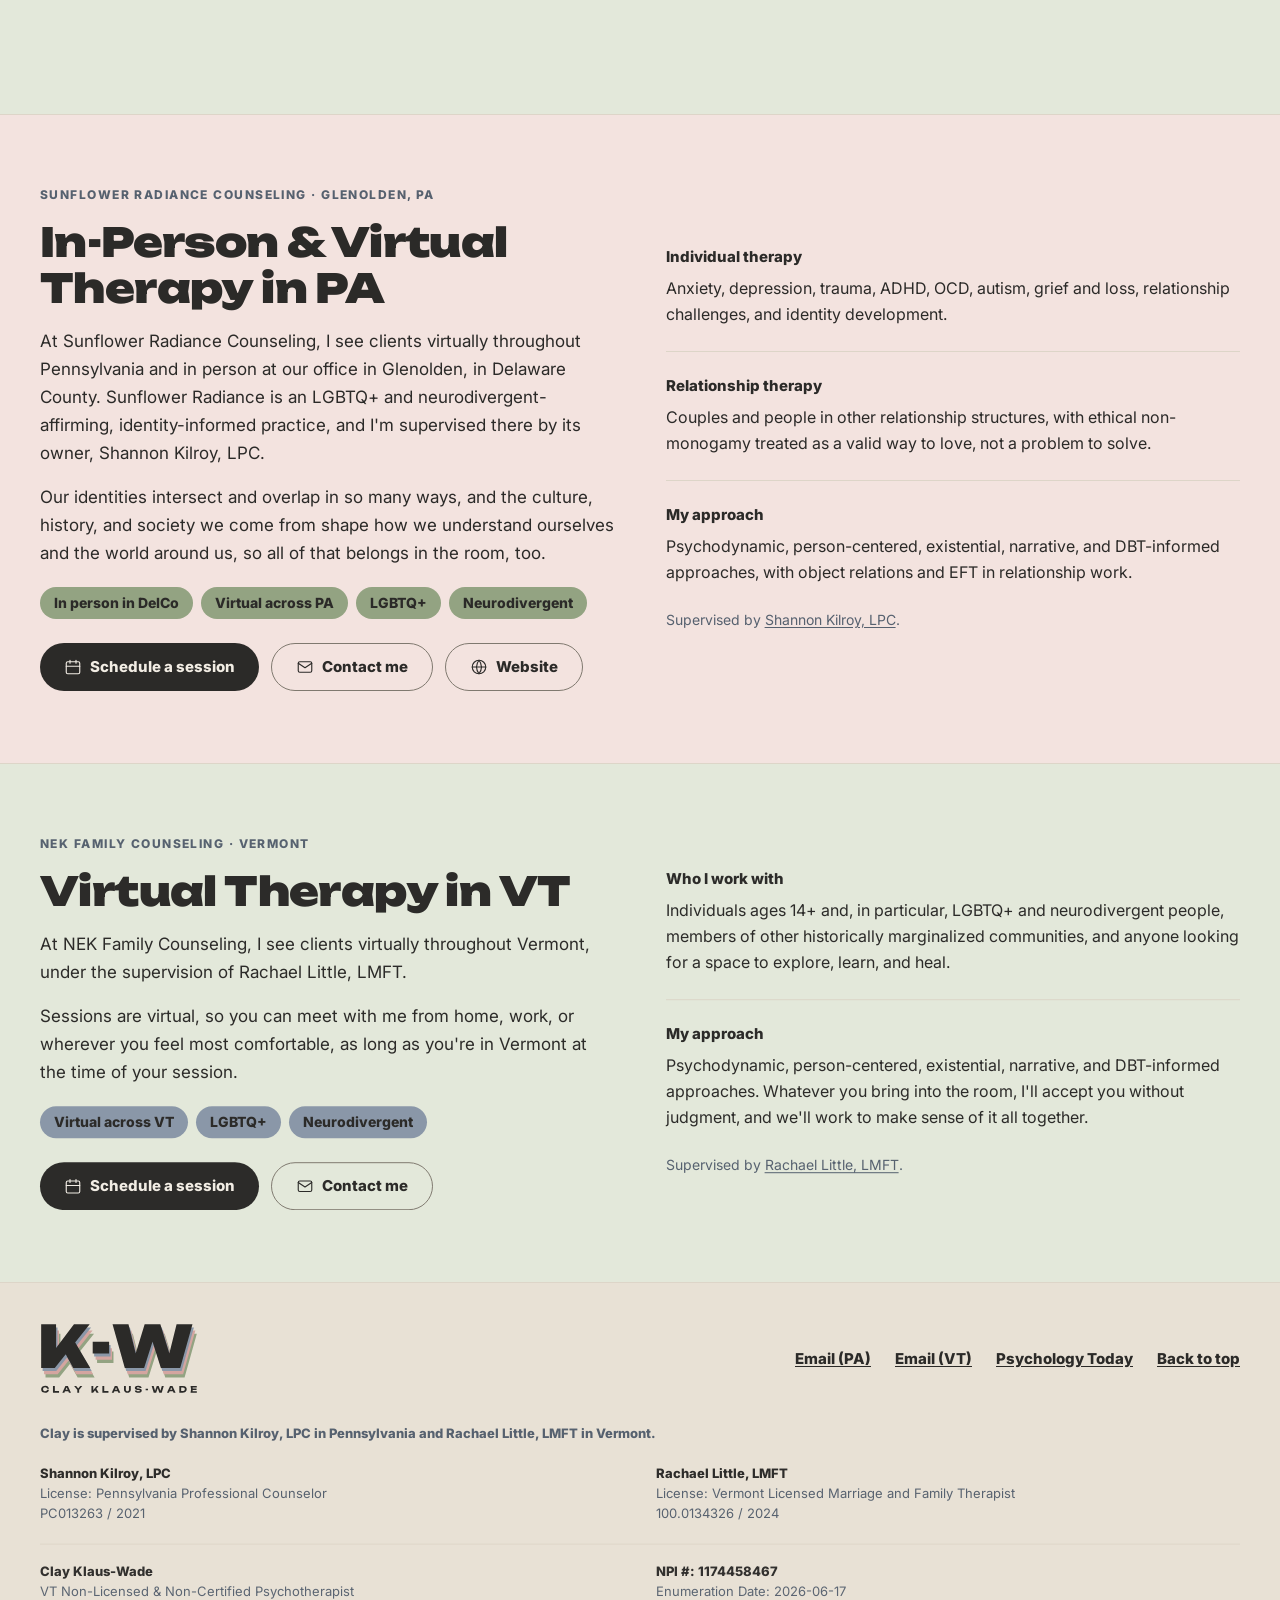
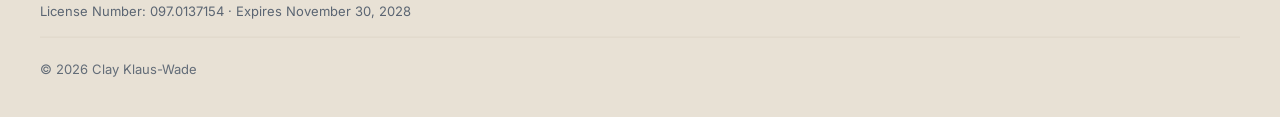
<file: therapy/index.html>
<!doctype html>
<html lang="en">
<head>
<meta charset="utf-8">
<meta name="viewport" content="width=device-width, initial-scale=1">
<title>Therapy with Clay Klaus-Wade</title>
<meta name="description" content="Clay Klaus-Wade is an intern therapist offering in-person and virtual therapy in Pennsylvania through Sunflower Radiance Counseling and virtual therapy in Vermont through NEK Family Counseling.">
<link rel="icon" href="../images/favicon.svg" type="image/svg+xml">
<link rel="preconnect" href="https://fonts.googleapis.com">
<link rel="stylesheet" href="https://fonts.googleapis.com/css2?family=Inter:wght@400;800&amp;family=Unbounded:wght@900&amp;display=swap">
<style>
html{background:#e8e1d5}
body{margin:0;background:#f2ede4}
a{color:#2b2a28}a:hover{color:#56616f}
a:focus-visible{outline:2px solid #2b2a28;outline-offset:2px}
.btn-primary:hover{background:#1c1b1a !important}
.btn-outline:hover{background:#e8e1d5 !important}
.pt-btn:hover{background:#84956f !important;color:#2b2a28 !important}
.card-lift{transition:box-shadow 150ms ease-out}
.card-lift:hover{box-shadow:0 8px 0 -2px #e8e1d5, 0 8px 0 -1px #ddd5c8, 0 16px 0 -4px #d4a5a0 !important}
@media (prefers-reduced-motion: reduce){.card-lift{transition:none}}
html{scroll-behavior:smooth}
@media (prefers-reduced-motion: reduce){html{scroll-behavior:auto}}
@media (max-width:640px){.logo-footer{height:48px !important}.hero-photo{max-width:321px !important}.who-photo{max-width:280px !important;order:2;flex:none !important;width:100%;align-self:flex-start;margin:4px 0 8px}
.who-row{flex-direction:column;flex-wrap:nowrap !important;align-items:stretch !important;gap:16px !important}
.who-text{display:contents !important}
.who-text > *:nth-child(1){order:1}
.who-text > *:nth-child(n+2){order:3}
.hero{flex-direction:column;flex-wrap:nowrap !important;align-items:stretch !important;gap:20px !important}
.hero .intro{display:contents !important}
.hero .intro > *:nth-child(1){order:1}
.hero .hero-photo{order:2;flex:none !important;width:100%;align-self:flex-start;margin:8px 0 12px}
.hero .intro > *:nth-child(n+2){order:3}}
/* Header, borrowed from layered.health: a sticky vanilla sheet with rounded bottom corners, pill buttons that press into a colored edge */
.kw-header{position:sticky;top:0;z-index:20;background:#f3e9e6;border-radius:0 0 clamp(28px,4vw,56px) clamp(28px,4vw,56px);box-shadow:0 1px 0 rgba(43,42,40,.12)}
.kw-header-inner{max-width:1200px;margin:0 auto;padding:20px clamp(16px,4vw,32px);display:flex;align-items:center;justify-content:space-between;gap:24px;transition:padding .25s ease}
.kw-header.is-scrolled .kw-header-inner{padding-top:12px;padding-bottom:12px}
.kw-header{transition:box-shadow .25s ease}
.kw-header.is-scrolled{box-shadow:0 1px 0 rgba(43,42,40,.12),0 10px 24px -8px rgba(43,42,40,.22)}
/* the first section runs up behind the header so its rounded corners show that color, not the page */
.kw-under-header{margin-top:calc(-1 * clamp(28px,4vw,56px));padding-top:clamp(28px,4vw,56px)}
.kw-lockup{display:inline-flex;align-items:center;line-height:0;text-decoration:none;flex-shrink:0}
.kw-lockup img{display:block;height:52px;width:auto}
.kw-nav{display:flex;align-items:center;gap:24px}
.kw-btn{position:relative;white-space:nowrap;display:inline-flex;align-items:center;padding:11px 20px;border:2px solid #2b2a28;border-radius:999px;background:#2b2a28;color:#f2ede4 !important;font-size:15px;line-height:20px;font-weight:800;letter-spacing:.02em;text-decoration:none;box-shadow:0 5px 0 0 #d4a5a0;transition:transform .18s ease,box-shadow .18s ease}
.kw-btn-slate{box-shadow:0 5px 0 0 #8a97a8}
.kw-btn-hero{padding:13px 24px;box-shadow:0 5px 0 0 #d4a5a0}
.kw-btn-sage{box-shadow:0 5px 0 0 #93a382}
.kw-btn:hover,.kw-btn:focus-visible{background:#1f1e1c;transform:translateY(5px);box-shadow:0 0 0 0 transparent}
.kw-btn:active{transform:translateY(5px);box-shadow:none}
@media (max-width:720px){.kw-header-inner{padding-top:16px;padding-bottom:16px;column-gap:14px}.kw-lockup{flex:0 0 104px;width:104px}.kw-lockup img{width:100%;height:auto}.kw-nav{gap:8px}.kw-btn{padding:9px 12px;font-size:13px;box-shadow:0 4px 0 0 #d4a5a0}.kw-btn-slate{box-shadow:0 4px 0 0 #8a97a8}.kw-btn-sage{box-shadow:0 4px 0 0 #93a382}}
@media (max-width:420px){.kw-header-inner{column-gap:10px}.kw-lockup{flex-basis:84px;width:84px}.kw-nav{gap:6px}.kw-btn{padding:8px 10px;font-size:12px;letter-spacing:0}}
@media (max-width:350px){.kw-header-inner{column-gap:8px}.kw-lockup{flex-basis:68px;width:68px}.kw-nav{gap:5px}.kw-btn{padding:7px 8px;font-size:11px}}
@media (prefers-reduced-motion: reduce){.kw-header,.kw-header-inner,.kw-btn{transition:none}}
@media (max-width:720px){.kw-btn.kw-btn-hero{padding:12px 22px;font-size:15px;letter-spacing:.02em;box-shadow:0 5px 0 0 #d4a5a0}}
</style>
<link rel="stylesheet" href="../css/motion.css?v=2">
<script>(function(d){if(!window.matchMedia||matchMedia("(prefers-reduced-motion: reduce)").matches)return;d.classList.add("kw-motion");setTimeout(function(){if(!window.__kwMotionReady)d.classList.remove("kw-motion")},3000)})(document.documentElement);</script>
</head>
<body>
<div style="width: 100%; min-height: 100vh; display: flex; flex-direction: column; background: #f2ede4; color: #2b2a28; font-family: Inter, system-ui, -apple-system, 'Segoe UI', sans-serif; font-size: 16px; line-height: 26px; overflow-x: clip">
<div style="flex: 0 0 auto">

<!-- Header (logo only, not linked) -->
<header class="kw-header">
<div class="kw-header-inner">
<a class="kw-lockup" href="#top" aria-label="Clay Klaus-Wade, back to top"><img src="../images/kw-lockup-layered.svg" alt="K-W Clay Klaus-Wade"></a>
<nav class="kw-nav" aria-label="Contact">
<a class="kw-btn kw-btn-sage" href="https://www.sunflowerradiance.com/clay-klaus-wade" target="_blank" rel="noopener">Therapy in PA</a>
<a class="kw-btn kw-btn-slate" href="https://schedulewithclay.link/vt/">Therapy in VT</a>
</nav>
</div>
</header>

<!-- Hero -->
<div class="kw-under-header" style="background: #e1e5eb">
<section id="top" class="hero" style="max-width: 1200px; margin: 0 auto; padding: clamp(48px, 6vw, 72px) clamp(16px, 4vw, 32px); display: flex; flex-wrap: wrap; align-items: center; gap: clamp(40px, 5vw, 72px)">
<div class="intro" style="flex: 1 1 420px; min-width: 0; display: flex; flex-direction: column; gap: 20px">
<h1 style="margin: 0; font-family: Unbounded, Inter, system-ui, sans-serif; font-weight: 900; font-size: clamp(40px, 6vw, 72px); line-height: 1.05; letter-spacing: -0.02em">Hi, I'm Clay.</h1>
<p style="margin: 0; font-size: 20px; line-height: 28px; font-weight: 800; color: #56616f">Intern Therapist | Grad Student @ UPenn</p>
<p style="margin: 0; font-size: 19px; line-height: 30px; max-width: 34em">I'm an intern therapist at Sunflower Radiance Counseling in Pennsylvania and NEK Family Counseling in Vermont. I'm pursuing an M.S.Ed. in Mental Health Counseling at the University of Pennsylvania, and hold an M.A. in Public Policy from Stony Brook University.</p>
<p style="margin: 0; padding-top: 8px; font-size: 20px; line-height: 28px; font-weight: 800; color: #56616f">Interested in working with me?</p>
<div style="display: flex; flex-wrap: wrap; gap: 12px; padding-top: 8px">
<a class="kw-btn kw-btn-hero" href="https://schedulewithclay.link">Contact me</a>
</div>
</div>
<div class="hero-photo" style="flex: 0 1 421px; min-width: 270px; max-width: 421px; padding: 0 24px 24px 0; box-sizing: border-box; align-self: center">
<img src="../images/clay-headshot.jpg" alt="Clay Klaus-Wade, smiling, in glasses and a navy t-shirt" style="display: block; width: 100%; aspect-ratio: 580 / 618; object-fit: cover; border-radius: 12px; box-shadow: 12px 12px 0 0 #d4a5a0, 24px 24px 0 0 #93a382">
</div>
</section>
</div>

<!-- Why work with me -->
<section id="why" style="background: #f3e3df; border-top: 1px solid #ddd5c8">
<div style="max-width: 1200px; margin: 0 auto; padding: clamp(48px, 6vw, 72px) clamp(16px, 4vw, 32px); display: grid; grid-template-columns: repeat(auto-fit, minmax(min(100%, 340px), 1fr)); gap: clamp(32px, 4vw, 64px); align-items: center">
<div class="reveal" style="display: flex; flex-direction: column; gap: 16px">
<div style="font-size: 12px; line-height: 16px; font-weight: 800; letter-spacing: 0.12em; text-transform: uppercase; color: #56616f">Why work with me</div>
<h2 style="margin: 0; font-family: Unbounded, Inter, system-ui, sans-serif; font-weight: 900; font-size: clamp(32px, 4.2vw, 52px); line-height: 1.08; letter-spacing: -0.02em" data-words-scrub>We are more than one thing.</h2>
<p style="margin: 0; font-family: Unbounded, Inter, system-ui, sans-serif; font-weight: 900; font-size: clamp(20px, 2.2vw, 28px); line-height: 1.25; color: #56616f" data-words-scrub>One feeling. One story.<br>We are layered.</p>
</div>
<div class="reveal" style="display: flex; flex-direction: column; gap: 20px; font-size: 17px; line-height: 28px; max-width: 38em">
<p style="margin: 0">I approach therapy with the recognition that we're all complex, layered people, and that through therapy we can come to understand ourselves, heal, and grow.</p>
<p style="margin: 0">I'll meet you with non-judgment and together we'll create a space to collaborate in, exploring your lived experiences and perceptions, discern the meaning within them, and integrate what you learn to live a more fulfilling life.</p>
</div>
</div>
</section>

<!-- Who I work with -->
<section id="who" style="background: #e1e5eb; border-top: 1px solid #ddd5c8">
<div style="max-width: 1200px; margin: 0 auto; padding: clamp(48px, 6vw, 72px) clamp(16px, 4vw, 32px); display: flex; flex-direction: column; gap: 36px">
<div class="who-row" style="display: flex; flex-wrap: wrap; align-items: center; gap: clamp(32px, 5vw, 72px)">
<div class="reveal who-text" style="flex: 1 1 460px; min-width: 0; display: flex; flex-direction: column; gap: 16px; max-width: 760px">
<div style="font-size: 12px; line-height: 16px; font-weight: 800; letter-spacing: 0.12em; text-transform: uppercase; color: #56616f">Who I work with</div>
<h2 style="margin: 0; font-family: Unbounded, Inter, system-ui, sans-serif; font-weight: 900; font-size: clamp(28px, 3.4vw, 40px); line-height: 1.15; letter-spacing: -0.015em">Teens and adults ages 14+ for individual and relationship therapy</h2>
<p style="margin: 0; font-size: 17px; line-height: 28px">In particular, I offer affirming, identity-informed care for LGBTQ+ and neurodivergent people, people of color, and members of all historically marginalized communities.</p>
<p style="margin: 0; font-size: 17px; line-height: 28px">I recognize the many ways that our identities intersect and overlap, and acknowledge that culture, history, and society shape how we understand ourselves and how the world perceives us.</p>
</div>
<div class="who-photo" data-reveal style="flex: 0 1 400px; min-width: 240px; max-width: 400px; box-sizing: border-box">
<img data-parallax="5" src="../images/who-i-work-with.png" alt="A young person with bold blue and orange eye makeup, hands framing their face, inside a flowing layered shape" style="display: block; width: 100%; height: auto; aspect-ratio: 782 / 777">
</div>
</div>
<div class="reveal" style="display: grid; grid-template-columns: repeat(auto-fit, minmax(min(100%, 280px), 1fr)); gap: 24px">
<div class="card-lift" style="background: #faf7f2; border-radius: 12px; padding: 24px; box-shadow: 0 8px 0 -2px #e8e1d5, 0 8px 0 -1px #ddd5c8; display: flex; flex-direction: column; gap: 12px">
<div style="width: 56px; height: 12px; border-radius: 999px; background: #d4a5a0"></div>
<h3 style="margin: 0; font-family: Unbounded, Inter, system-ui, sans-serif; font-weight: 900; font-size: 20px; line-height: 28px">LGBTQ+ Affirming</h3>
<p style="margin: 0">Care that recognizes, considers, and celebrates queer sexual and gender identities.</p>
</div>
<div class="card-lift" style="background: #faf7f2; border-radius: 12px; padding: 24px; box-shadow: 0 8px 0 -2px #e8e1d5, 0 8px 0 -1px #ddd5c8; display: flex; flex-direction: column; gap: 12px">
<div style="width: 56px; height: 12px; border-radius: 999px; background: #8a97a8"></div>
<h3 style="margin: 0; font-family: Unbounded, Inter, system-ui, sans-serif; font-weight: 900; font-size: 20px; line-height: 28px">Neurodivergent Affirming</h3>
<p style="margin: 0">Care that's inclusive of both diagnosed and not diagnosed people that recognizes that some people's brains process, learn, and behave in a way that's different from what society considers typical.</p>
</div>
<div class="card-lift" style="background: #faf7f2; border-radius: 12px; padding: 24px; box-shadow: 0 8px 0 -2px #e8e1d5, 0 8px 0 -1px #ddd5c8; display: flex; flex-direction: column; gap: 12px">
<div style="width: 56px; height: 12px; border-radius: 999px; background: #93a382"></div>
<h3 style="margin: 0; font-family: Unbounded, Inter, system-ui, sans-serif; font-weight: 900; font-size: 20px; line-height: 28px">Cultural Humility &amp; Responsiveness</h3>
<p style="margin: 0">Care that recognizes each person as the expert of their own identity and culture, meets the unfamiliar with curiosity, and aligns with their values.</p>
</div>
</div>
</div>
</section>

<!-- My therapeutic process -->
<section id="process" data-pin style="background: #e3e8da; border-top: 1px solid #ddd5c8">
<div style="max-width: 1200px; margin: 0 auto; padding: clamp(48px, 6vw, 72px) clamp(16px, 4vw, 32px); display: flex; flex-direction: column; gap: 36px">
<div class="reveal" style="display: flex; flex-direction: column; gap: 16px">
<div style="font-size: 12px; line-height: 16px; font-weight: 800; letter-spacing: 0.12em; text-transform: uppercase; color: #56616f">My therapeutic process</div>
<h2 style="margin: 0; font-family: Unbounded, Inter, system-ui, sans-serif; font-weight: 900; font-size: clamp(28px, 3.4vw, 40px); line-height: 1.15; letter-spacing: -0.015em" data-pin-title>Explore. Discern. Integrate.</h2>
</div>
<div class="reveal" style="display: grid; grid-template-columns: repeat(auto-fit, minmax(min(100%, 280px), 1fr)); gap: 24px">
<div data-pin-step style="background: #faf7f2; border-radius: 12px; padding: 24px; box-shadow: 0 8px 0 -2px #e8e1d5, 0 8px 0 -1px #ddd5c8; display: flex; flex-direction: column; gap: 12px">
<div style="font-family: Unbounded, Inter, system-ui, sans-serif; font-weight: 900; font-size: 32px; line-height: 1; color: #8a97a8">01</div>
<h3 style="margin: 0; font-family: Unbounded, Inter, system-ui, sans-serif; font-weight: 900; font-size: 20px; line-height: 28px">Explore</h3>
<p style="margin: 0">We look at what's there: the feelings, stories and patterns you bring into the room.</p>
</div>
<div data-pin-step style="background: #faf7f2; border-radius: 12px; padding: 24px; box-shadow: 0 8px 0 -2px #e8e1d5, 0 8px 0 -1px #ddd5c8, 0 16px 0 -4px #d4a5a0; display: flex; flex-direction: column; gap: 12px">
<div style="font-family: Unbounded, Inter, system-ui, sans-serif; font-weight: 900; font-size: 32px; line-height: 1; color: #c48d87">02</div>
<h3 style="margin: 0; font-family: Unbounded, Inter, system-ui, sans-serif; font-weight: 900; font-size: 20px; line-height: 28px">Discern</h3>
<p style="margin: 0">Then we look underneath it, and notice what each layer is holding and why.</p>
</div>
<div data-pin-step style="background: #faf7f2; border-radius: 12px; padding: 24px; box-shadow: 0 8px 0 -2px #e8e1d5, 0 8px 0 -1px #ddd5c8; display: flex; flex-direction: column; gap: 12px">
<div style="font-family: Unbounded, Inter, system-ui, sans-serif; font-weight: 900; font-size: 32px; line-height: 1; color: #7f9170">03</div>
<h3 style="margin: 0; font-family: Unbounded, Inter, system-ui, sans-serif; font-weight: 900; font-size: 20px; line-height: 28px">Integrate</h3>
<p style="margin: 0">You bring what you find back into your life, so you can heal and grow.</p>
</div>
</div>
</div>
</section>

<!-- Pennsylvania -->
<section id="pennsylvania" style="background: #f3e3df; border-top: 1px solid #ddd5c8; border-bottom: 1px solid #ddd5c8">
<div style="max-width: 1200px; margin: 0 auto; padding: clamp(48px, 6vw, 72px) clamp(16px, 4vw, 32px); display: grid; grid-template-columns: repeat(auto-fit, minmax(min(100%, 340px), 1fr)); gap: clamp(32px, 4vw, 64px)">
<div class="reveal" style="display: flex; flex-direction: column; gap: 16px">
<div style="font-size: 12px; line-height: 16px; font-weight: 800; letter-spacing: 0.12em; text-transform: uppercase; color: #56616f">Sunflower Radiance Counseling · Glenolden, PA</div>
<h2 style="margin: 0; font-family: Unbounded, Inter, system-ui, sans-serif; font-weight: 900; font-size: clamp(28px, 3.4vw, 40px); line-height: 1.15; letter-spacing: -0.015em">In-Person &amp; Virtual Therapy in PA</h2>
<p style="margin: 0; font-size: 17px; line-height: 28px">At Sunflower Radiance Counseling, I see clients virtually throughout Pennsylvania and in person at our office in Glenolden, in Delaware County. Sunflower Radiance is an LGBTQ+ and neurodivergent-affirming, identity-informed practice, and I'm supervised there by its owner, Shannon Kilroy, LPC.</p>
<p style="margin: 0; font-size: 17px; line-height: 28px">Our identities intersect and overlap in so many ways, and the culture, history, and society we come from shape how we understand ourselves and the world around us, so all of that belongs in the room, too.</p>
<div style="display: flex; flex-wrap: wrap; gap: 8px; padding-top: 4px">
<span style="padding: 6px 14px; border-radius: 999px; background: #93a382; color: #2b2a28; font-size: 14px; line-height: 20px; font-weight: 800">In person in DelCo</span>
<span style="padding: 6px 14px; border-radius: 999px; background: #93a382; color: #2b2a28; font-size: 14px; line-height: 20px; font-weight: 800">Virtual across PA</span>
<span style="padding: 6px 14px; border-radius: 999px; background: #93a382; color: #2b2a28; font-size: 14px; line-height: 20px; font-weight: 800">LGBTQ+</span>
<span style="padding: 6px 14px; border-radius: 999px; background: #93a382; color: #2b2a28; font-size: 14px; line-height: 20px; font-weight: 800">Neurodivergent</span>
</div>
<div style="display: flex; flex-wrap: wrap; gap: 12px; padding-top: 8px">
<a class="btn-primary" href="https://schedulewithclay.link/pa/" style="display: inline-flex; align-items: center; gap: 8px; min-height: 48px; box-sizing: border-box; padding: 12px 24px; border-radius: 999px; background: #2b2a28; color: #f2ede4; font-size: 15px; line-height: 20px; font-weight: 800; text-decoration: none">
<svg width="18" height="18" viewBox="0 0 24 24" fill="none" stroke="currentColor" stroke-width="1.5" stroke-linecap="round" stroke-linejoin="round" aria-hidden="true"><rect x="3" y="5" width="18" height="16" rx="2"></rect><path d="M16 3v4M8 3v4M3 11h18"></path></svg>
Schedule a session</a>
<a class="btn-outline" href="mailto:clay@sunflowerradiance.com" style="display: inline-flex; align-items: center; gap: 8px; min-height: 48px; box-sizing: border-box; padding: 12px 24px; border-radius: 999px; border: 1.5px solid #7f796f; color: #2b2a28; font-size: 15px; line-height: 20px; font-weight: 800; text-decoration: none">
<svg width="18" height="18" viewBox="0 0 24 24" fill="none" stroke="currentColor" stroke-width="1.5" stroke-linecap="round" stroke-linejoin="round" aria-hidden="true"><rect x="3" y="5" width="18" height="14" rx="2"></rect><path d="m3 7 9 6 9-6"></path></svg>
Contact me</a>
<a class="btn-outline" href="https://www.sunflowerradiance.com/clay-klaus-wade" target="_blank" rel="noopener" aria-label="Website: my profile on Sunflower Radiance Counseling" style="display: inline-flex; align-items: center; gap: 8px; min-height: 48px; box-sizing: border-box; padding: 12px 24px; border-radius: 999px; border: 1.5px solid #7f796f; color: #2b2a28; font-size: 15px; line-height: 20px; font-weight: 800; text-decoration: none">
<svg width="18" height="18" viewBox="0 0 24 24" fill="none" stroke="currentColor" stroke-width="1.5" stroke-linecap="round" stroke-linejoin="round" aria-hidden="true"><circle cx="12" cy="12" r="9"></circle><path d="M3 12h18"></path><path d="M12 3a14 14 0 0 1 0 18a14 14 0 0 1 0-18z"></path></svg>
Website</a>
</div>
</div>
<div class="reveal" style="display: flex; flex-direction: column; gap: 24px; align-self: center">
<div style="display: flex; flex-direction: column; gap: 8px; padding-bottom: 24px; border-bottom: 1px solid #ddd5c8">
<div style="font-size: 15px; line-height: 20px; font-weight: 800">Individual therapy</div>
<p style="margin: 0">Anxiety, depression, trauma, ADHD, OCD, autism, grief and loss, relationship challenges, and identity development.</p>
</div>
<div style="display: flex; flex-direction: column; gap: 8px; padding-bottom: 24px; border-bottom: 1px solid #ddd5c8">
<div style="font-size: 15px; line-height: 20px; font-weight: 800">Relationship therapy</div>
<p style="margin: 0">Couples and people in other relationship structures, with ethical non-monogamy treated as a valid way to love, not a problem to solve.</p>
</div>
<div style="display: flex; flex-direction: column; gap: 8px">
<div style="font-size: 15px; line-height: 20px; font-weight: 800">My approach</div>
<p style="margin: 0">Psychodynamic, person-centered, existential, narrative, and DBT-informed approaches, with object relations and EFT in relationship work.</p>
</div>
<p style="margin: 0; font-size: 14px; line-height: 22px; color: #56616f">Supervised by <a href="https://www.psychologytoday.com/us/therapists/sunflower-radiance-counseling-llc-glenolden-pa/1083848" target="_blank" rel="noopener" style="color: #56616f; text-decoration: underline">Shannon Kilroy, LPC</a>.</p>
</div>
</div>
</section>

<!-- Vermont -->
<section id="vermont" style="background: #e3e8da">
<div style="max-width: 1200px; margin: 0 auto; padding: clamp(48px, 6vw, 72px) clamp(16px, 4vw, 32px); display: grid; grid-template-columns: repeat(auto-fit, minmax(min(100%, 340px), 1fr)); gap: clamp(32px, 4vw, 64px)">
<div class="reveal" style="display: flex; flex-direction: column; gap: 16px">
<div style="font-size: 12px; line-height: 16px; font-weight: 800; letter-spacing: 0.12em; text-transform: uppercase; color: #56616f">NEK Family Counseling · Vermont</div>
<h2 style="margin: 0; font-family: Unbounded, Inter, system-ui, sans-serif; font-weight: 900; font-size: clamp(28px, 3.4vw, 40px); line-height: 1.15; letter-spacing: -0.015em">Virtual Therapy in VT</h2>
<p style="margin: 0; font-size: 17px; line-height: 28px">At NEK Family Counseling, I see clients virtually throughout Vermont, under the supervision of Rachael Little, LMFT.</p>
<p style="margin: 0; font-size: 17px; line-height: 28px">Sessions are virtual, so you can meet with me from home, work, or wherever you feel most comfortable, as long as you're in Vermont at the time of your session.</p>
<div style="display: flex; flex-wrap: wrap; gap: 8px; padding-top: 4px">
<span style="padding: 6px 14px; border-radius: 999px; background: #8a97a8; color: #2b2a28; font-size: 14px; line-height: 20px; font-weight: 800">Virtual across VT</span>
<span style="padding: 6px 14px; border-radius: 999px; background: #8a97a8; color: #2b2a28; font-size: 14px; line-height: 20px; font-weight: 800">LGBTQ+</span>
<span style="padding: 6px 14px; border-radius: 999px; background: #8a97a8; color: #2b2a28; font-size: 14px; line-height: 20px; font-weight: 800">Neurodivergent</span>
</div>
<div style="display: flex; flex-wrap: wrap; gap: 12px; padding-top: 8px">
<a class="btn-primary" href="https://schedulewithclay.link/vt/" style="display: inline-flex; align-items: center; gap: 8px; min-height: 48px; box-sizing: border-box; padding: 12px 24px; border-radius: 999px; background: #2b2a28; color: #f2ede4; font-size: 15px; line-height: 20px; font-weight: 800; text-decoration: none">
<svg width="18" height="18" viewBox="0 0 24 24" fill="none" stroke="currentColor" stroke-width="1.5" stroke-linecap="round" stroke-linejoin="round" aria-hidden="true"><rect x="3" y="5" width="18" height="16" rx="2"></rect><path d="M16 3v4M8 3v4M3 11h18"></path></svg>
Schedule a session</a>
<a class="btn-outline" href="mailto:clay@nekfamilycounseling.org" style="display: inline-flex; align-items: center; gap: 8px; min-height: 48px; box-sizing: border-box; padding: 12px 24px; border-radius: 999px; border: 1.5px solid #7f796f; color: #2b2a28; font-size: 15px; line-height: 20px; font-weight: 800; text-decoration: none">
<svg width="18" height="18" viewBox="0 0 24 24" fill="none" stroke="currentColor" stroke-width="1.5" stroke-linecap="round" stroke-linejoin="round" aria-hidden="true"><rect x="3" y="5" width="18" height="14" rx="2"></rect><path d="m3 7 9 6 9-6"></path></svg>
Contact me</a>
</div>
</div>
<div class="reveal" style="display: flex; flex-direction: column; gap: 24px; align-self: center">
<div style="display: flex; flex-direction: column; gap: 8px; padding-bottom: 24px; border-bottom: 1px solid #ddd5c8">
<div style="font-size: 15px; line-height: 20px; font-weight: 800">Who I work with</div>
<p style="margin: 0">Individuals ages 14+ and, in particular, LGBTQ+ and neurodivergent people, members of other historically marginalized communities, and anyone looking for a space to explore, learn, and heal.</p>
</div>
<div style="display: flex; flex-direction: column; gap: 8px">
<div style="font-size: 15px; line-height: 20px; font-weight: 800">My approach</div>
<p style="margin: 0">Psychodynamic, person-centered, existential, narrative, and DBT-informed approaches. Whatever you bring into the room, I'll accept you without judgment, and we'll work to make sense of it all together.</p>
</div>
<p style="margin: 0; font-size: 14px; line-height: 22px; color: #56616f">Supervised by <a href="https://www.psychologytoday.com/us/therapists/rachael-m-little-saint-johnsbury-vt/152640" target="_blank" rel="noopener" style="color: #56616f; text-decoration: underline">Rachael Little, LMFT</a>.</p>
</div>
</div>
</section>

</div>

<!-- Footer -->
<footer style="flex: 1 0 auto; background: #e8e1d5; border-top: 1px solid #ddd5c8">
<div style="max-width: 1200px; margin: 0 auto; padding: 40px clamp(16px, 4vw, 32px); display: flex; flex-direction: column; gap: 20px">
<div style="display: flex; flex-wrap: wrap; justify-content: space-between; align-items: center; gap: 24px">
<img class="logo-footer" src="../images/kw-lockup-layered.svg" alt="K-W Clay Klaus-Wade" style="height: 72px; width: auto; display: block">
<nav aria-label="Contact" style="display: flex; flex-wrap: wrap; gap: 24px; font-size: 15px; line-height: 20px; font-weight: 800">
<a href="mailto:clay@sunflowerradiance.com" style="text-decoration: underline; padding: 12px 0">Email (PA)</a>
<a href="mailto:clay@nekfamilycounseling.org" style="text-decoration: underline; padding: 12px 0">Email (VT)</a>
<a href="https://www.psychologytoday.com/profile/1806016" target="_blank" rel="noopener" style="text-decoration: underline; padding: 12px 0">Psychology Today</a>
<a href="#top" style="text-decoration: underline; padding: 12px 0">Back to top</a>
</nav>
</div>
<p style="margin: 0; padding-top: 8px; font-size: 13px; line-height: 20px; font-weight: 800; color: #56616f">Clay is supervised by Shannon Kilroy, LPC in Pennsylvania and Rachael Little, LMFT in Vermont.</p>
<div style="display: grid; grid-template-columns: repeat(auto-fit, minmax(min(100%, 280px), 1fr)); gap: 16px 32px; font-size: 13px; line-height: 20px; color: #56616f">
<div>
<div style="font-weight: 800; color: #2b2a28">Shannon Kilroy, LPC</div>
<div>License: Pennsylvania Professional Counselor</div>
<div>PC013263 / 2021</div>
</div>
<div>
<div style="font-weight: 800; color: #2b2a28">Rachael Little, LMFT</div>
<div>License: Vermont Licensed Marriage and Family Therapist</div>
<div>100.0134326 / 2024</div>
</div>
</div>
<div style="display: grid; grid-template-columns: repeat(auto-fit, minmax(min(100%, 280px), 1fr)); gap: 16px 32px; padding: 16px 0; border-top: 1px solid #ddd5c8; border-bottom: 1px solid #ddd5c8; font-size: 13px; line-height: 20px; color: #56616f">
<div>
<div style="font-weight: 800; color: #2b2a28">Clay Klaus-Wade</div>
<div>VT Non-Licensed &amp; Non-Certified Psychotherapist</div>
<div>License Number: 097.0137154 · Expires November 30, 2028</div>
</div>
<div>
<div style="font-weight: 800; color: #2b2a28">NPI #: 1174458467</div>
<div>Enumeration Date: 2026-06-17</div>
</div>
</div>
<p style="margin: 0; font-size: 13px; line-height: 20px; color: #56616f">© 2026 Clay Klaus-Wade</p>
</div>
</footer>

</div>
<script src="../js/vendor/gsap.min.js"></script>
<script src="../js/vendor/ScrollTrigger.min.js"></script>
<script src="../js/vendor/lenis.min.js"></script>
<script src="../js/motion.js?v=2"></script>
<script>(function(){var h=document.querySelector(".kw-header");if(!h)return;var t=false;function u(){h.classList.toggle("is-scrolled",(window.scrollY||window.pageYOffset)>8);t=false}window.addEventListener("scroll",function(){if(!t){t=true;requestAnimationFrame(u)}},{passive:true});u()})();</script>
</body>
</html>
</file>
<file: css/motion.css>
/* Motion and micro-interactions for klaus-wade.com, shared by both pages.
   js/motion.js drives the scroll animations; this file holds the starting
   states, Lenis's required rules, and the hover/press details. */

/* ---------- Starting states ----------
   <html> gets .kw-motion from a tiny script in <head> (only when the visitor
   hasn't asked for reduced motion), so these elements start hidden instead of
   flashing before js/motion.js animates them in. If the motion script never
   loads, that head script removes .kw-motion after 3s and everything shows. */
.kw-motion .kw-header,
.kw-motion .hero-photo,
.kw-motion .reveal,
.kw-motion [data-reveal],
.kw-motion [data-cta] { opacity: 0; }

/* Words split out of a heading or paragraph; only their opacity animates */
.kw-word { display: inline; }

/* ---------- Lenis (smooth scroll), from lenis.css ---------- */
html.lenis, html.lenis body { height: auto; }
html.lenis { scroll-behavior: auto !important; }
.lenis:not(.lenis-autoToggle).lenis-stopped { overflow: clip; }
.lenis [data-lenis-prevent] { overscroll-behavior: contain; }
.lenis.lenis-smooth iframe { pointer-events: none; }

/* ---------- Micro-interactions ---------- */
/* Buttons lift slightly on hover and press in when clicked */
.btn-primary, .btn-outline, .pt-btn {
  transition: transform .25s cubic-bezier(.2,.7,.2,1), background-color .2s ease, color .2s ease;
}
.btn-primary svg, .btn-outline svg { transition: transform .25s cubic-bezier(.2,.7,.2,1); }
.btn-primary:active, .btn-outline:active, .pt-btn:active { transform: translateY(0) scale(.98); transition-duration: .08s; }

/* Cards rise a little and pick up the rose layer underneath */
.card-lift { transition: transform .35s cubic-bezier(.2,.7,.2,1), box-shadow .35s ease; }

/* Text links: the underline eases away from the text */
a { text-underline-offset: .16em; transition: color .2s ease, text-underline-offset .2s ease; }

.kw-lockup img { transition: transform .3s cubic-bezier(.2,.7,.2,1); }

/* Hover-only movement, so taps on phones don't leave things stuck mid-lift */
@media (hover: hover) {
  .btn-primary:hover, .btn-outline:hover, .pt-btn:hover { transform: translateY(-2px); }
  .btn-primary:hover svg, .btn-outline:hover svg { transform: scale(1.12); }
  .card-lift:hover { transform: translateY(-4px); }
  a:hover { text-underline-offset: .28em; }
  .kw-lockup:hover img { transform: scale(1.03); }
}

@media (prefers-reduced-motion: reduce) {
  .btn-primary, .btn-outline, .pt-btn, .btn-primary svg, .btn-outline svg,
  .card-lift, a, .kw-lockup img { transition: none; }
  .btn-primary:hover, .btn-outline:hover, .pt-btn:hover, .btn-primary:active, .btn-outline:active, .pt-btn:active,
  .btn-primary:hover svg, .btn-outline:hover svg, .card-lift:hover, .kw-lockup:hover img { transform: none; }
}
</file>
